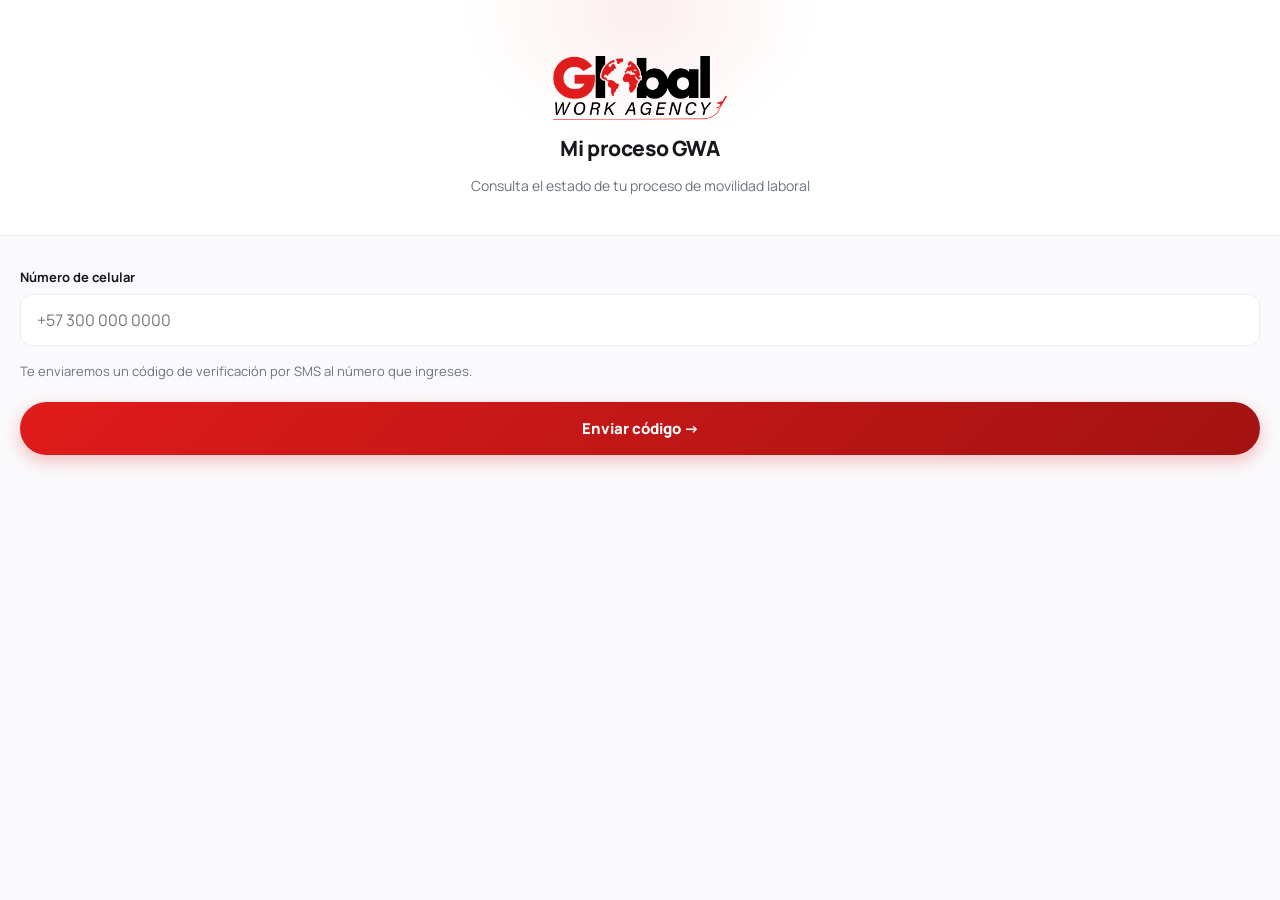
<file: index.html>
<!DOCTYPE html>
<html lang="es">
<head>
  <meta charset="UTF-8">
  <meta name="viewport" content="width=device-width, initial-scale=1.0, maximum-scale=1.0, user-scalable=no">
  <meta name="theme-color" content="#ffffff">
  <meta name="apple-mobile-web-app-capable" content="yes">
  <meta name="apple-mobile-web-app-status-bar-style" content="default">
  <meta name="apple-mobile-web-app-title" content="GWA">
  <link rel="manifest" href="manifest.json">
  <link rel="apple-touch-icon" href="icons/icon-192.png">
  <link rel="preload" as="image" href="logo-color.png">
  <link rel="preconnect" href="https://fonts.googleapis.com">
  <link rel="preconnect" href="https://fonts.gstatic.com" crossorigin>
  <link href="https://fonts.googleapis.com/css2?family=Manrope:wght@400;600;700;800&display=swap"
        rel="stylesheet" media="print" onload="this.media='all'">
  <noscript><link href="https://fonts.googleapis.com/css2?family=Manrope:wght@400;600;700;800&display=swap" rel="stylesheet"></noscript>
  <title>Global Work Agency</title>
  <style>
    *, *::before, *::after { box-sizing: border-box; margin: 0; padding: 0; }
    :root {
      --brand: #E01B1B;
      --brand-dark: #C01616;
      --brand-deep: #8F1010;
      --brand-soft: #FDE9E9;
      --brand-grad: linear-gradient(135deg, #E01B1B 0%, #A31212 100%);
      --black: #17181C;
      --green: #16a34a;
      --green-bg: #dcfce7;
      --amber: #d97706;
      --amber-bg: #fef3c7;
      --border: #ECEDF1;
      --gray: #F4F5F7;
      --muted: #6b7280;
      --text: #17181C;
      --r: 18px;
      --ease: cubic-bezier(.22,1,.36,1);
      --safe-top: env(safe-area-inset-top, 0px);
      --safe-bot: env(safe-area-inset-bottom, 0px);
    }
    html, body {
      height: 100%; font-family: "Manrope", -apple-system, "Segoe UI", sans-serif;
      background: #FAFAFC; color: var(--text); overflow-x: hidden;
    }

    /* ── PANTALLAS ── */
    .screen {
      display: none; min-height: 100dvh;
      flex-direction: column; background: #FAFAFC;
    }
    .screen.active { display: flex; animation: screenIn .3s var(--ease); }
    @keyframes screenIn { from { opacity: 0; transform: translateX(16px); } }

    /* ── HEADER ── */
    .app-header {
      background: #fff; color: var(--text);
      padding: calc(var(--safe-top) + 16px) 20px 16px;
      display: flex; align-items: center; gap: 14px; flex-shrink: 0;
      border-bottom: 1px solid var(--border);
    }
    .header-logo { height: 24px; width: auto; object-fit: contain; margin-left: auto; }
    .back-btn {
      width: 38px; height: 38px; background: var(--gray);
      border: none; border-radius: 50%; color: var(--text); font-size: 20px;
      cursor: pointer; display: flex; align-items: center; justify-content: center;
      flex-shrink: 0; transition: background .2s;
    }
    .back-btn:hover { background: var(--border); }
    .header-info h1 { font-size: 17px; font-weight: 800; letter-spacing: -.01em; }
    .header-info p  { font-size: 12px; color: var(--muted); margin-top: 2px; }

    /* ── SCROLL ── */
    .scroll { flex: 1; overflow-y: auto; -webkit-overflow-scrolling: touch;
      padding: 20px 20px calc(var(--safe-bot) + 100px); }

    /* ── LOGO HERO ── */
    .hero {
      background: #fff;
      padding: calc(var(--safe-top) + 56px) 24px 40px;
      display: flex; flex-direction: column; align-items: center; gap: 14px;
      border-bottom: 1px solid var(--border);
      position: relative; overflow: hidden;
    }
    .hero::before {
      content: ""; position: absolute; top: -130px; left: 50%;
      transform: translateX(-50%); width: 360px; height: 280px;
      background: radial-gradient(closest-side, rgba(224,27,27,.07), transparent);
      pointer-events: none;
    }
    .hero img { height: 64px; width: auto; object-fit: contain; position: relative; }
    .hero h2  { color: var(--text); font-size: 21px; font-weight: 800; text-align: center; letter-spacing: -.02em; }
    .hero p   { color: var(--muted); font-size: 14px; text-align: center; }

    /* ── CARDS ── */
    .card {
      background: #fff; border-radius: var(--r);
      border: 1px solid var(--border); padding: 20px; margin-bottom: 14px;
      box-shadow: 0 1px 2px rgba(16,24,40,.04);
      animation: cardIn .55s var(--ease) both;
    }
    @keyframes cardIn { from { opacity: 0; transform: translateY(14px); } }
    .scroll > .card:nth-child(2) { animation-delay: .06s; }
    .scroll > .card:nth-child(3) { animation-delay: .12s; }
    .scroll > .card:nth-child(4) { animation-delay: .18s; }
    .scroll > .card:nth-child(5) { animation-delay: .24s; }
    .card-title {
      font-size: 11px; font-weight: 800; color: var(--muted);
      text-transform: uppercase; letter-spacing: .6px; margin-bottom: 14px;
    }

    /* ── INPUTS ── */
    .campo { margin-bottom: 16px; }
    .campo label { display: block; font-size: 13px; font-weight: 700; color: var(--text); margin-bottom: 8px; }
    .campo input, .campo select, .campo textarea {
      width: 100%; padding: 14px 16px;
      border: 1.5px solid var(--border); border-radius: 12px;
      font-size: 16px; font-family: inherit; color: var(--text);
      background: #fff; outline: none; -webkit-appearance: none;
      transition: border-color .2s, box-shadow .2s;
    }
    .campo input:focus, .campo select:focus, .campo textarea:focus {
      border-color: var(--brand); box-shadow: 0 0 0 3px rgba(224,27,27,.09);
    }
    .campo textarea { min-height: 80px; resize: vertical; line-height: 1.5; }
    .campo select {
      background-image: url("data:image/svg+xml,%3Csvg xmlns='http://www.w3.org/2000/svg' width='12' height='8'%3E%3Cpath d='M1 1l5 5 5-5' stroke='%23888' stroke-width='1.5' fill='none' stroke-linecap='round'/%3E%3C/svg%3E");
      background-repeat: no-repeat; background-position: right 14px center; padding-right: 38px;
    }
    .campo input.locked {
      background: #f3f4f6; color: #6b7280; pointer-events: none; border-style: dashed;
    }
    .form-grid { display: grid; grid-template-columns: 1fr 1fr; gap: 0 12px; }

    /* ── BOTONES ── */
    .btn {
      width: 100%; padding: 16px; border-radius: 50px; border: none;
      font-size: 15px; font-weight: 800; cursor: pointer;
      transition: opacity .2s, transform .1s, filter .2s, box-shadow .2s; font-family: inherit;
    }
    .btn:active { transform: scale(.97); opacity: .9; }
    .btn-primary {
      background: var(--brand-grad); color: #fff;
      box-shadow: 0 6px 18px rgba(224,27,27,.28);
    }
    .btn-primary:hover { filter: brightness(.95); }
    .btn-secondary { background: var(--gray); color: var(--text); }
    .btn-secondary:hover { background: var(--border); }
    .btn-green    { background: var(--green); color: #fff; }
    .btn:disabled { opacity: .4; pointer-events: none; }
    .btn:focus-visible, .back-btn:focus-visible, .float-btn:focus-visible {
      outline: 2px solid var(--brand); outline-offset: 2px;
    }

    /* ── BOTTOM BAR ── */
    .bottom-bar {
      position: fixed; bottom: 0; left: 0; right: 0;
      background: #fff; border-top: 1px solid var(--border);
      padding: 12px 20px calc(var(--safe-bot) + 12px);
      display: flex; gap: 10px; z-index: 200;
    }
    .btn-sm { flex: 0 0 90px; padding: 14px 12px; font-size: 14px; }

    /* ── OTP INPUT ── */
    .otp-grid { display: flex; gap: 10px; justify-content: center; margin: 24px 0; }
    .otp-digit {
      width: 48px; height: 58px; border: 2px solid var(--border);
      border-radius: 12px; font-size: 24px; font-weight: 800;
      text-align: center; font-family: inherit; color: var(--text);
      background: #fff; outline: none; transition: border-color .2s, box-shadow .2s;
    }
    .otp-digit:focus { border-color: var(--brand); box-shadow: 0 0 0 3px rgba(224,27,27,.09); }

    /* ── BARRA DE PROGRESO ── */
    .progress-track {
      height: 10px; background: var(--gray); border-radius: 99px; overflow: hidden;
    }
    .progress-fill {
      height: 100%; border-radius: 99px;
      transition: width .9s var(--ease); background: var(--brand);
    }
    .progress-fill.green { background: var(--green); }

    /* ── ETAPAS DEL PROCESO ── */
    .etapas { display: flex; align-items: center; margin: 16px 0 8px; }
    .etapa-dot {
      width: 28px; height: 28px; border-radius: 50%;
      border: 2.5px solid var(--border); background: #fff;
      display: flex; align-items: center; justify-content: center;
      font-size: 11px; font-weight: 800; color: var(--muted);
      flex-shrink: 0; transition: all .3s;
    }
    .etapa-dot.done { background: var(--brand-grad); border-color: var(--brand); color: #fff; }
    .etapa-dot.active { border-color: var(--brand); color: var(--brand); box-shadow: 0 0 0 3px rgba(224,27,27,.12); }
    .etapa-linea { flex: 1; height: 2.5px; background: var(--border); transition: background .3s; }
    .etapa-linea.done { background: var(--brand); }
    .etapas-labels { display: flex; justify-content: space-between; }
    .etapa-label { font-size: 10px; color: var(--muted); font-weight: 700; text-align: center; flex: 1; }
    .etapa-label.active { color: var(--brand); }

    /* ── DOCUMENTOS ── */
    .doc-item {
      display: flex; align-items: center; gap: 12px;
      padding: 14px; border-radius: 12px;
      border: 1.5px solid var(--border); margin-bottom: 10px;
      background: #fff; transition: border-color .2s;
    }
    .doc-item.ok    { border-color: var(--green); background: #f0fdf4; }
    .doc-item.missing { border-color: var(--amber); background: #fffbeb; }
    .doc-icon {
      width: 40px; height: 40px; border-radius: 10px;
      display: flex; align-items: center; justify-content: center;
      flex-shrink: 0; background: var(--gray); color: var(--muted);
    }
    .doc-icon svg { width: 20px; height: 20px; }
    .doc-item.ok    .doc-icon { background: var(--green-bg); color: var(--green); }
    .doc-item.missing .doc-icon { background: var(--amber-bg); color: var(--amber); }
    .doc-info label { font-size: 13px; font-weight: 700; display: block; margin-bottom: 3px; }
    .doc-status { font-size: 12px; color: var(--muted); }
    .doc-status.ok      { color: var(--green); font-weight: 700; }
    .doc-status.missing { color: var(--amber); font-weight: 700; }
    .doc-upload-btn {
      margin-left: auto; font-size: 12px; font-weight: 800;
      padding: 8px 14px; border-radius: 20px; border: none;
      background: var(--brand-grad); color: #fff; cursor: pointer; flex-shrink: 0;
      box-shadow: 0 3px 10px rgba(224,27,27,.25);
    }
    .file-hidden { display: none; }

    /* ── HISTORIAL DE PAGOS ── */
    .pago-row {
      padding: 12px 0; border-bottom: 1px solid var(--border);
      display: flex; align-items: center; gap: 12px;
    }
    .pago-row-icon {
      width: 38px; height: 38px; border-radius: 10px; flex-shrink: 0;
      background: var(--brand-soft); color: var(--brand);
      display: flex; align-items: center; justify-content: center;
    }
    .pago-row-icon svg { width: 18px; height: 18px; }
    .pago-dl {
      margin-left: auto; display: inline-flex; align-items: center; gap: 5px;
      font-size: 12px; font-weight: 800; color: var(--brand);
      text-decoration: none; white-space: nowrap; cursor: pointer;
    }
    .pago-dl svg { width: 14px; height: 14px; }

    /* ── NOTIFICACIONES ── */
    .notif-item {
      padding: 14px; border-radius: 12px;
      border: 1px solid var(--border); margin-bottom: 10px;
      background: #fff;
    }
    .notif-item.nueva { border-left: 3px solid var(--brand); background: #FFFBFB; }
    .notif-meta { font-size: 11px; color: var(--muted); margin-bottom: 6px; }
    .notif-texto { font-size: 14px; line-height: 1.5; }

    /* ── FLOAT BUTTONS ── */
    .float-btns {
      position: fixed; right: 20px; bottom: 100px;
      display: flex; flex-direction: column; gap: 12px; z-index: 300;
    }
    .float-btn {
      width: 52px; height: 52px; border-radius: 50%; border: none;
      display: flex; align-items: center; justify-content: center;
      cursor: pointer; box-shadow: 0 4px 16px rgba(0,0,0,.2);
      text-decoration: none; color: #fff; transition: transform .2s var(--ease);
    }
    .float-btn:hover { transform: translateY(-2px); }
    .float-btn.wa    { background: #25D366; }
    .float-btn.ayuda { background: var(--black); }

    /* ── STEPS ── */
    .steps-wrap { background: #fff; padding: 0 20px 16px; flex-shrink: 0; border-bottom: 1px solid var(--border); }
    .steps-row  { display: flex; align-items: center; }
    .step-dot {
      width: 26px; height: 26px; border-radius: 50%;
      border: 2px solid var(--border); background: #fff;
      color: var(--muted); font-size: 11px; font-weight: 800;
      display: flex; align-items: center; justify-content: center; flex-shrink: 0;
      transition: all .3s;
    }
    .step-dot.done   { background: var(--brand-grad); border-color: var(--brand); color: #fff; }
    .step-dot.active { border-color: var(--brand); color: var(--brand); box-shadow: 0 0 0 3px rgba(224,27,27,.12); }
    .step-line { flex: 1; height: 2px; background: var(--border); transition: background .3s; }
    .step-line.done { background: var(--brand); }
    .step-label { color: var(--muted); font-size: 11px; margin-top: 8px; }
    .step-label span { color: var(--brand); font-weight: 800; }

    /* ── ARCHIVOS FORMULARIO ── */
    .file-item {
      display: flex; align-items: center; gap: 12px;
      padding: 14px; background: #fff;
      border: 1.5px solid var(--border); border-radius: 12px;
      margin-bottom: 10px; cursor: pointer; transition: border-color .2s;
    }
    .file-item:hover { border-color: #d3d5db; }
    .file-item.ok { border-color: var(--green); }
    .file-icon-wrap {
      width: 40px; height: 40px; background: var(--gray); color: var(--muted);
      border-radius: 10px; display: flex; align-items: center;
      justify-content: center; flex-shrink: 0;
    }
    .file-icon-wrap svg { width: 20px; height: 20px; }
    .file-item.ok .file-icon-wrap { background: var(--green-bg); color: var(--green); }
    .file-item-info label { font-size: 13px; font-weight: 700; display: block; margin-bottom: 3px; cursor: pointer; }
    .file-st { font-size: 12px; color: var(--muted); }
    .file-st.ok { color: var(--green); font-weight: 700; }

    /* ── PRECIO ROW ── */
    .precio-row { display: flex; gap: 10px; }
    .precio-row select { width: 110px; flex-shrink: 0; }
    .precio-row input  { flex: 1; }

    /* ── AVATAR ── */
    .avatar {
      width: 42px; height: 42px; border-radius: 50%; background: var(--brand-grad);
      color: #fff; font-size: 17px; font-weight: 800;
      display: flex; align-items: center; justify-content: center; flex-shrink: 0;
      box-shadow: 0 3px 10px rgba(224,27,27,.25);
    }

    /* ── TARJETA ASESOR ── */
    .asesor-card { display: flex; align-items: center; gap: 14px; }
    .asesor-avatar {
      width: 48px; height: 48px; border-radius: 50%; flex-shrink: 0;
      background: var(--brand-grad); color: #fff; font-size: 19px; font-weight: 800;
      display: flex; align-items: center; justify-content: center;
      box-shadow: 0 4px 12px rgba(224,27,27,.25);
    }
    .asesor-label {
      font-size: 11px; font-weight: 800; color: var(--muted);
      text-transform: uppercase; letter-spacing: .6px;
    }
    .asesor-nombre { font-size: 17px; font-weight: 800; letter-spacing: -.01em; margin-top: 2px; }

    /* ── PAGO INFO ── */
    .pago-nums { display: flex; gap: 0; margin: 14px 0 10px; }
    .pago-num { flex: 1; text-align: center; }
    .pago-num .valor { font-size: 18px; font-weight: 800; color: var(--black); font-variant-numeric: tabular-nums; letter-spacing: -.02em; }
    .pago-num .lbl   { font-size: 11px; color: var(--muted); margin-top: 2px; font-weight: 600; }
    .pago-num + .pago-num { border-left: 1px solid var(--border); }

    /* ── SIN PROCESO ── */
    .empty-state {
      flex: 1; display: flex; flex-direction: column;
      align-items: center; justify-content: center;
      padding: 40px 30px; text-align: center; gap: 16px;
    }
    .empty-icon {
      width: 88px; height: 88px; border-radius: 50%;
      background: var(--brand-soft); color: var(--brand);
      display: flex; align-items: center; justify-content: center;
    }
    .empty-icon svg { width: 44px; height: 44px; }
    .empty-state h2 { font-size: 22px; font-weight: 800; letter-spacing: -.02em; }
    .empty-state p  { font-size: 14px; color: var(--muted); line-height: 1.6; max-width: 280px; }

    /* ── SKELETON ── */
    .sk {
      border-radius: 8px;
      background: linear-gradient(100deg, #ECEDF1 40%, #F7F8FA 50%, #ECEDF1 60%);
      background-size: 200% 100%;
      animation: shimmer 1.3s linear infinite;
    }
    @keyframes shimmer { to { background-position: -200% 0; } }

    /* ── TOAST ── */
    #toast {
      position: fixed; bottom: 110px; left: 50%;
      transform: translateX(-50%) translateY(16px);
      background: var(--black); color: #fff;
      padding: 11px 22px; border-radius: 50px;
      font-size: 14px; font-weight: 700;
      opacity: 0; pointer-events: none;
      transition: all .3s; white-space: nowrap; z-index: 9999;
    }
    #toast.show { opacity: 1; transform: translateX(-50%) translateY(0); }

    /* ── LOADER ── */
    #loader {
      display: none; position: fixed; inset: 0;
      background: rgba(255,255,255,.95); z-index: 9998;
      flex-direction: column; align-items: center; justify-content: center; gap: 14px;
    }
    #loader.show { display: flex; }
    .spinner {
      width: 46px; height: 46px;
      border: 4px solid var(--border); border-top-color: var(--brand);
      border-radius: 50%; animation: spin .8s linear infinite;
    }
    @keyframes spin { to { transform: rotate(360deg); } }
    #loader p { font-size: 15px; font-weight: 700; color: var(--text); }

    /* ── PAGO / ESPERA ── */
    .success-wrap {
      flex: 1; display: flex; flex-direction: column;
      align-items: center; justify-content: center; padding: 40px 30px; text-align: center;
    }
    .success-icon-big {
      width: 80px; height: 80px; background: var(--green); border-radius: 50%;
      color: #fff;
      display: flex; align-items: center; justify-content: center; margin-bottom: 24px;
      animation: popIn .45s var(--ease) forwards;
    }
    .success-icon-big svg { width: 36px; height: 36px; }
    @keyframes popIn { from{transform:scale(.4);opacity:0} to{transform:scale(1);opacity:1} }
    .pay-wait-icon {
      width: 84px; height: 84px; border-radius: 50%;
      background: var(--brand-soft); color: var(--brand);
      display: flex; align-items: center; justify-content: center; margin-bottom: 22px;
      animation: pulseSoft 1.6s var(--ease) infinite;
    }
    .pay-wait-icon svg { width: 38px; height: 38px; }
    @keyframes pulseSoft { 0%,100% { transform: scale(1); } 50% { transform: scale(1.07); } }

    /* ── REDUCED MOTION ── */
    @media (prefers-reduced-motion: reduce) {
      *, *::before, *::after {
        animation-duration: .001s !important;
        animation-iteration-count: 1 !important;
        transition-duration: .001s !important;
      }
    }

    /* ── RESPONSIVE ── */
    @media (max-width: 480px) {
      .form-grid { grid-template-columns: 1fr; }
      .otp-digit { width: 44px; height: 54px; font-size: 22px; }
    }
  </style>
</head>
<body>

<!-- ══════════════════════════════════════════
     PANTALLA 1 — LOGIN
══════════════════════════════════════════ -->
<div class="screen active" id="screenLogin">
  <div class="hero">
    <img src="logo-color.png" alt="Global Work Agency" width="173" height="64">
    <h2>Mi proceso GWA</h2>
    <p>Consulta el estado de tu proceso de movilidad laboral</p>
  </div>
  <div class="scroll" style="padding-top:32px;">
    <div class="campo">
      <label for="inputTelefono">Número de celular</label>
      <input type="tel" id="inputTelefono" placeholder="+57 300 000 0000"
             autocomplete="tel" inputmode="tel">
    </div>
    <p style="font-size:13px;color:var(--muted);margin-bottom:20px;line-height:1.5;">
      Te enviaremos un código de verificación por SMS al número que ingreses.
    </p>
    <button class="btn btn-primary" onclick="enviarOTP()">Enviar código →</button>
  </div>
</div>

<!-- ══════════════════════════════════════════
     PANTALLA 2 — OTP
══════════════════════════════════════════ -->
<div class="screen" id="screenOtp">
  <div class="hero">
    <img src="logo-color.png" alt="Global Work Agency" width="173" height="64">
    <h2>Código de verificación</h2>
    <p id="otpSubtitulo">Ingresa el código que enviamos a tu celular</p>
  </div>
  <div class="scroll" style="padding-top:32px; text-align:center;">
    <div class="otp-grid" id="otpGrid">
      <input class="otp-digit" maxlength="1" inputmode="numeric" pattern="[0-9]" aria-label="Dígito 1">
      <input class="otp-digit" maxlength="1" inputmode="numeric" pattern="[0-9]" aria-label="Dígito 2">
      <input class="otp-digit" maxlength="1" inputmode="numeric" pattern="[0-9]" aria-label="Dígito 3">
      <input class="otp-digit" maxlength="1" inputmode="numeric" pattern="[0-9]" aria-label="Dígito 4">
      <input class="otp-digit" maxlength="1" inputmode="numeric" pattern="[0-9]" aria-label="Dígito 5">
      <input class="otp-digit" maxlength="1" inputmode="numeric" pattern="[0-9]" aria-label="Dígito 6">
    </div>
    <button class="btn btn-primary" onclick="verificarOTP()" style="margin-bottom:16px;">Verificar →</button>
    <button class="btn btn-secondary" onclick="reenviarOTP()" id="btnReenviar">Reenviar código</button>
    <p style="margin-top:16px;font-size:13px;color:var(--muted);">
      <span style="cursor:pointer;text-decoration:underline;" onclick="irA('screenLogin')">← Cambiar número</span>
    </p>
  </div>
</div>

<!-- ══════════════════════════════════════════
     PANTALLA — SKELETON (cargando dashboard)
══════════════════════════════════════════ -->
<div class="screen" id="screenSkeleton" aria-hidden="true">
  <header class="app-header">
    <div class="sk" style="width:42px;height:42px;border-radius:50%;"></div>
    <div style="flex:1;">
      <div class="sk" style="width:150px;height:14px;margin-bottom:8px;"></div>
      <div class="sk" style="width:96px;height:10px;"></div>
    </div>
  </header>
  <div class="scroll">
    <div class="card">
      <div class="sk" style="width:130px;height:10px;margin-bottom:18px;"></div>
      <div class="sk" style="width:100%;height:28px;margin-bottom:12px;"></div>
      <div class="sk" style="width:55%;height:10px;"></div>
    </div>
    <div class="card">
      <div class="sk" style="width:110px;height:10px;margin-bottom:18px;"></div>
      <div style="display:flex;gap:12px;margin-bottom:14px;">
        <div class="sk" style="flex:1;height:34px;"></div>
        <div class="sk" style="flex:1;height:34px;"></div>
        <div class="sk" style="flex:1;height:34px;"></div>
      </div>
      <div class="sk" style="width:100%;height:10px;border-radius:99px;"></div>
    </div>
    <div class="card">
      <div class="sk" style="width:120px;height:10px;margin-bottom:18px;"></div>
      <div class="sk" style="width:100%;height:52px;margin-bottom:10px;border-radius:12px;"></div>
      <div class="sk" style="width:100%;height:52px;margin-bottom:10px;border-radius:12px;"></div>
      <div class="sk" style="width:100%;height:52px;border-radius:12px;"></div>
    </div>
  </div>
</div>

<!-- ══════════════════════════════════════════
     PANTALLA 3 — DASHBOARD (con proceso)
══════════════════════════════════════════ -->
<div class="screen" id="screenDashboard">
  <header class="app-header">
    <div class="avatar" id="dashAvatar">?</div>
    <div class="header-info">
      <h1 id="dashNombre">Mi proceso</h1>
      <p id="dashAsesor">Global Work Agency</p>
    </div>
    <img src="logo-color.png" alt="" class="header-logo">
    <button class="back-btn" onclick="cerrarSesion()" title="Cerrar sesión" aria-label="Cerrar sesión">
      <svg viewBox="0 0 24 24" width="17" height="17" fill="none" stroke="currentColor" stroke-width="2" stroke-linecap="round" stroke-linejoin="round"><path d="M9 21H5a2 2 0 0 1-2-2V5a2 2 0 0 1 2-2h4"/><polyline points="16 17 21 12 16 7"/><line x1="21" y1="12" x2="9" y2="12"/></svg>
    </button>
  </header>

  <div class="scroll">

    <!-- TU ASESOR -->
    <div class="card asesor-card">
      <div class="asesor-avatar" id="asesorInicial">?</div>
      <div>
        <div class="asesor-label">Tu asesor</div>
        <div class="asesor-nombre" id="asesorNombre">Asesor por asignar</div>
      </div>
    </div>

    <!-- PROGRESO DEL PROCESO -->
    <div class="card">
      <div class="card-title">Estado de tu proceso</div>
      <div class="etapas" id="etapasWrap">
        <!-- generado por JS -->
      </div>
      <div class="etapas-labels" id="etapasLabels">
        <span class="etapa-label">Perfilado</span>
        <span class="etapa-label">Documentos</span>
        <span class="etapa-label">En proceso</span>
        <span class="etapa-label">Finalizado</span>
      </div>
      <p id="etapaTexto" style="font-size:13px;color:var(--muted);margin-top:10px;"></p>
    </div>

    <!-- PROGRESO DE PAGO -->
    <div class="card">
      <div class="card-title">Estado de pagos</div>
      <div class="pago-nums" id="pagoNums">
        <div class="pago-num"><div class="valor" id="pagadoVal">$0</div><div class="lbl">Pagado</div></div>
        <div class="pago-num"><div class="valor" id="restanteVal">$0</div><div class="lbl">Restante</div></div>
        <div class="pago-num"><div class="valor" id="totalVal">$0</div><div class="lbl">Total</div></div>
      </div>
      <div class="progress-track" style="margin-bottom:6px;">
        <div class="progress-fill green" id="pagoBar" style="width:0%"></div>
      </div>
      <p style="font-size:12px;color:var(--muted);text-align:right;" id="pagoPct">0% pagado</p>
    </div>

    <!-- DOCUMENTOS -->
    <div class="card">
      <div class="card-title">Mis documentos</div>
      <div id="docsWrap">
        <!-- generado por JS -->
      </div>
    </div>

    <!-- HISTORIAL DE PAGOS -->
    <div class="card" id="cardAbonos" style="display:none;">
      <div class="card-title">Historial de pagos</div>
      <div id="abonosWrap"></div>
      <button class="btn btn-primary" style="margin-top:14px;" onclick="irA('screenAbono')">+ Registrar abono</button>
    </div>

    <!-- NOTIFICACIONES -->
    <div class="card">
      <div class="card-title">Notificaciones <span id="badgeNotif" style="background:var(--brand);color:#fff;border-radius:99px;padding:1px 8px;font-size:11px;display:none;"></span></div>
      <div id="notifsWrap">
        <p style="color:var(--muted);font-size:13px;">Sin notificaciones por ahora.</p>
      </div>
    </div>

  </div>

  <!-- BOTONES FLOTANTES -->
  <div class="float-btns">
    <a class="float-btn wa" id="btnWA" href="https://wa.me/17867788242" target="_blank" title="WhatsApp asesor" aria-label="Hablar por WhatsApp">
      <svg viewBox="0 0 24 24" width="26" height="26" fill="currentColor" aria-hidden="true"><path d="M17.472 14.382c-.297-.149-1.758-.867-2.03-.967-.273-.099-.471-.148-.67.15-.197.297-.767.966-.94 1.164-.173.199-.347.223-.644.075-.297-.15-1.255-.463-2.39-1.475-.883-.788-1.48-1.761-1.653-2.059-.173-.297-.018-.458.13-.606.134-.133.298-.347.446-.52.149-.174.198-.298.298-.497.099-.198.05-.371-.025-.52-.075-.149-.669-1.612-.916-2.207-.242-.579-.487-.5-.669-.51-.173-.008-.371-.01-.57-.01-.198 0-.52.074-.792.372-.272.297-1.04 1.016-1.04 2.479 0 1.462 1.065 2.875 1.213 3.074.149.198 2.096 3.2 5.077 4.487.709.306 1.262.489 1.694.625.712.227 1.36.195 1.871.118.571-.085 1.758-.719 2.006-1.413.248-.694.248-1.289.173-1.413-.074-.124-.272-.198-.57-.347m-5.421 7.403h-.004a9.87 9.87 0 01-5.031-1.378l-.361-.214-3.741.982.998-3.648-.235-.374a9.86 9.86 0 01-1.51-5.26c.001-5.45 4.436-9.884 9.888-9.884 2.64 0 5.122 1.03 6.988 2.898a9.825 9.825 0 012.893 6.994c-.003 5.45-4.437 9.884-9.885 9.884m8.413-18.297A11.815 11.815 0 0012.05 0C5.495 0 .16 5.335.157 11.892c0 2.096.547 4.142 1.588 5.945L.057 24l6.305-1.654a11.882 11.882 0 005.683 1.448h.005c6.554 0 11.89-5.335 11.893-11.893a11.821 11.821 0 00-3.48-8.413z"/></svg>
    </a>
    <button class="float-btn ayuda" onclick="toast('¿Necesitas ayuda? Escribe a tu asesor por WhatsApp.')" aria-label="Ayuda">
      <svg viewBox="0 0 24 24" width="22" height="22" fill="none" stroke="currentColor" stroke-width="2" stroke-linecap="round" stroke-linejoin="round" aria-hidden="true"><circle cx="12" cy="12" r="10"/><path d="M9.09 9a3 3 0 0 1 5.83 1c0 2-3 3-3 3"/><line x1="12" y1="17" x2="12.01" y2="17"/></svg>
    </button>
  </div>
</div>

<!-- ══════════════════════════════════════════
     PANTALLA 4 — SIN PROCESO
══════════════════════════════════════════ -->
<div class="screen" id="screenSinProceso">
  <header class="app-header">
    <div class="avatar" id="spAvatar">?</div>
    <div class="header-info">
      <h1 id="spNombre">Mi proceso</h1>
      <p>Global Work Agency</p>
    </div>
    <img src="logo-color.png" alt="" class="header-logo">
    <button class="back-btn" onclick="cerrarSesion()" title="Cerrar sesión" aria-label="Cerrar sesión">
      <svg viewBox="0 0 24 24" width="17" height="17" fill="none" stroke="currentColor" stroke-width="2" stroke-linecap="round" stroke-linejoin="round"><path d="M9 21H5a2 2 0 0 1-2-2V5a2 2 0 0 1 2-2h4"/><polyline points="16 17 21 12 16 7"/><line x1="21" y1="12" x2="9" y2="12"/></svg>
    </button>
  </header>

  <div class="empty-state">
    <div class="empty-icon">
      <svg viewBox="0 0 24 24" fill="none" stroke="currentColor" stroke-width="1.8" stroke-linecap="round" stroke-linejoin="round" aria-hidden="true"><circle cx="12" cy="12" r="10"/><line x1="2" y1="12" x2="22" y2="12"/><path d="M12 2a15.3 15.3 0 0 1 4 10 15.3 15.3 0 0 1-4 10 15.3 15.3 0 0 1-4-10 15.3 15.3 0 0 1 4-10z"/></svg>
    </div>
    <h2>¡Bienvenido a GWA!</h2>
    <p>Aún no tienes un proceso activo. Inicia tu perfilamiento y comienza tu camino hacia Europa.</p>
    <button class="btn btn-primary" style="max-width:300px;" onclick="irAPerfilamiento()">
      Iniciar mi proceso →
    </button>
    <a class="float-btn wa" href="https://wa.me/17867788242" target="_blank"
       style="margin-top:10px;width:auto;border-radius:30px;padding:12px 20px;font-size:14px;font-weight:800;gap:8px;display:flex;align-items:center;">
      <svg viewBox="0 0 24 24" width="18" height="18" fill="currentColor" aria-hidden="true"><path d="M17.472 14.382c-.297-.149-1.758-.867-2.03-.967-.273-.099-.471-.148-.67.15-.197.297-.767.966-.94 1.164-.173.199-.347.223-.644.075-.297-.15-1.255-.463-2.39-1.475-.883-.788-1.48-1.761-1.653-2.059-.173-.297-.018-.458.13-.606.134-.133.298-.347.446-.52.149-.174.198-.298.298-.497.099-.198.05-.371-.025-.52-.075-.149-.669-1.612-.916-2.207-.242-.579-.487-.5-.669-.51-.173-.008-.371-.01-.57-.01-.198 0-.52.074-.792.372-.272.297-1.04 1.016-1.04 2.479 0 1.462 1.065 2.875 1.213 3.074.149.198 2.096 3.2 5.077 4.487.709.306 1.262.489 1.694.625.712.227 1.36.195 1.871.118.571-.085 1.758-.719 2.006-1.413.248-.694.248-1.289.173-1.413-.074-.124-.272-.198-.57-.347m-5.421 7.403h-.004a9.87 9.87 0 01-5.031-1.378l-.361-.214-3.741.982.998-3.648-.235-.374a9.86 9.86 0 01-1.51-5.26c.001-5.45 4.436-9.884 9.888-9.884 2.64 0 5.122 1.03 6.988 2.898a9.825 9.825 0 012.893 6.994c-.003 5.45-4.437 9.884-9.885 9.884m8.413-18.297A11.815 11.815 0 0012.05 0C5.495 0 .16 5.335.157 11.892c0 2.096.547 4.142 1.588 5.945L.057 24l6.305-1.654a11.882 11.882 0 005.683 1.448h.005c6.554 0 11.89-5.335 11.893-11.893a11.821 11.821 0 00-3.48-8.413z"/></svg>
      Hablar con un asesor
    </a>
  </div>
</div>

<!-- ══════════════════════════════════════════
     PANTALLA 5 — PERFILAMIENTO (5 pasos)
══════════════════════════════════════════ -->
<div class="screen" id="screenPerfilamiento">

  <header class="app-header" style="border-bottom:none;">
    <button class="back-btn" onclick="irA('screenSinProceso')" aria-label="Volver">
      <svg viewBox="0 0 24 24" width="18" height="18" fill="none" stroke="currentColor" stroke-width="2.5" stroke-linecap="round" stroke-linejoin="round"><polyline points="15 18 9 12 15 6"/></svg>
    </button>
    <div class="header-info">
      <h1>Perfilamiento</h1>
      <p>Completa los 5 pasos</p>
    </div>
  </header>

  <div class="steps-wrap">
    <div class="steps-row" id="stepsRow"></div>
    <div class="step-label" id="stepLabel"></div>
  </div>

  <div class="scroll" id="perfScroll">

    <!-- PASO 1 -->
    <div class="perf-step active" data-step="0">
      <div class="form-grid">
        <div class="campo">
          <label>Fecha de carga</label>
          <input type="date" name="fechaCarga" class="locked" readonly tabindex="-1">
        </div>
        <div class="campo">
          <label>Mes de carga</label>
          <input type="text" name="mesCarga" class="locked" readonly tabindex="-1">
        </div>
      </div>
      <div class="campo">
        <label>País destino <span style="color:var(--brand)">*</span></label>
        <select name="pais" id="paisPerfil" required>
          <option value="">Seleccionar</option>
          <option>Croacia</option><option>Polonia</option><option>Hungría</option>
          <option>Eslovaquia</option><option>R. checa</option><option>Canada</option>
          <option>Suiza</option><option>España</option><option>Bélgica</option>
          <option>Estados Unidos</option><option>Alemania</option><option>Francia</option>
        </select>
      </div>
      <div class="campo" id="campoProceso" style="display:none;">
        <label>Tipo de proceso</label>
        <select name="tipoProceso">
          <option value="">Seleccionar</option>
          <option value="1_mes">Proceso a 1 mes</option>
          <option value="3_meses">Proceso a 3 meses</option>
        </select>
      </div>
    </div>

    <!-- PASO 2 -->
    <div class="perf-step" data-step="1">
      <div class="campo"><label>Nombre completo <span style="color:var(--brand)">*</span></label>
        <input type="text" name="name" placeholder="Tu nombre y apellidos" required></div>
      <div class="campo"><label>Ciudad de residencia <span style="color:var(--brand)">*</span></label>
        <input type="text" name="ciudadResidencia" placeholder="Ciudad" required></div>
      <div class="form-grid">
        <div class="campo"><label>Fecha de nacimiento <span style="color:var(--brand)">*</span></label>
          <input type="date" name="fechaNacimiento" required></div>
        <div class="campo"><label>Edad <span style="color:var(--brand)">*</span></label>
          <input type="number" name="edad" min="18" max="80" placeholder="18" required></div>
      </div>
      <div class="form-grid">
        <div class="campo"><label>Sexo <span style="color:var(--brand)">*</span></label>
          <select name="sexo" required>
            <option value="">Selecciona</option>
            <option>Masculino</option><option>Femenino</option><option>Otro</option>
          </select></div>
        <div class="campo"><label>Nacionalidad <span style="color:var(--brand)">*</span></label>
          <select name="nacionalidad" required>
            <option value="">Selecciona</option>
            <option>Colombiana</option><option>Venezolana</option><option>Ecuatoriana</option>
            <option>Peruana</option><option>Boliviana</option><option>Chilena</option>
            <option>Argentina</option><option>Mexicana</option><option>Guatemalteca</option>
            <option>Hondureña</option><option>Salvadoreña</option><option>Nicaragüense</option>
            <option>Costarricense</option><option>Panameña</option><option>Cubana</option>
            <option>Dominicana</option><option>Puertorriqueña</option><option>Paraguaya</option>
            <option>Uruguaya</option><option>Brasileña</option><option>Haitiana</option>
          </select></div>
      </div>
      <div class="form-grid">
        <div class="campo"><label>Tipo de documento <span style="color:var(--brand)">*</span></label>
          <select name="tipoDocumento" required>
            <option value="">Tipo</option>
            <option>Cédula de ciudadanía</option><option>Tarjeta de identidad</option>
            <option>Cédula de extranjería</option><option>Pasaporte</option>
          </select></div>
        <div class="campo"><label>Número <span style="color:var(--brand)">*</span></label>
          <input type="text" name="documento" placeholder="Número" required></div>
      </div>
      <div class="campo"><label>Celular <span style="color:var(--brand)">*</span></label>
        <input type="tel" name="telefono" id="perfTelefono" placeholder="+57 300 000 0000" required></div>
      <div class="campo"><label>Correo electrónico</label>
        <input type="email" name="email" placeholder="correo@ejemplo.com"></div>
      <div class="campo"><label>Dirección <span style="color:var(--brand)">*</span></label>
        <input type="text" name="direccion" placeholder="Dirección completa" required></div>
      <div class="campo"><label>Profesión <span style="color:var(--brand)">*</span></label>
        <input type="text" name="profesion" placeholder="Profesión u oficio" required></div>
    </div>

    <!-- PASO 3 -->
    <div class="perf-step" data-step="2">
      <p style="font-size:13px;color:var(--muted);margin-bottom:16px;line-height:1.5;">
        Sube cada documento en formato PDF. Todos son obligatorios para continuar.
      </p>
      <div class="file-item" id="fi-acuerdo" onclick="triggerUpload('acuerdo')">
        <div class="file-icon-wrap"><svg viewBox="0 0 24 24" fill="none" stroke="currentColor" stroke-width="2" stroke-linecap="round" stroke-linejoin="round" aria-hidden="true"><path d="M14 2H6a2 2 0 0 0-2 2v16a2 2 0 0 0 2 2h12a2 2 0 0 0 2-2V8z"/><polyline points="14 2 14 8 20 8"/><line x1="16" y1="13" x2="8" y2="13"/><line x1="16" y1="17" x2="8" y2="17"/></svg></div>
        <div class="file-item-info">
          <label>Acuerdo de voluntades</label>
          <div class="file-st" id="fs-acuerdo">Sin archivo</div>
        </div>
        <input type="file" name="acuerdo" accept="application/pdf" class="file-hidden" id="file-acuerdo" required onchange="onFileChange('acuerdo',this)">
      </div>
      <div class="file-item" id="fi-cv" onclick="triggerUpload('cv')">
        <div class="file-icon-wrap"><svg viewBox="0 0 24 24" fill="none" stroke="currentColor" stroke-width="2" stroke-linecap="round" stroke-linejoin="round" aria-hidden="true"><rect x="8" y="2" width="8" height="4" rx="1"/><path d="M16 4h2a2 2 0 0 1 2 2v14a2 2 0 0 1-2 2H6a2 2 0 0 1-2-2V6a2 2 0 0 1 2-2h2"/><path d="M12 11h4"/><path d="M12 16h4"/><path d="M8 11h.01"/><path d="M8 16h.01"/></svg></div>
        <div class="file-item-info">
          <label>Hoja de vida</label>
          <div class="file-st" id="fs-cv">Sin archivo</div>
        </div>
        <input type="file" name="cv" accept="application/pdf" class="file-hidden" id="file-cv" required onchange="onFileChange('cv',this)">
      </div>
      <div class="file-item" id="fi-doc" onclick="triggerUpload('doc')">
        <div class="file-icon-wrap"><svg viewBox="0 0 24 24" fill="none" stroke="currentColor" stroke-width="2" stroke-linecap="round" stroke-linejoin="round" aria-hidden="true"><rect x="2" y="5" width="20" height="14" rx="2"/><circle cx="8" cy="11" r="2"/><path d="M5 17c.5-1.5 1.5-2.3 3-2.3s2.5.8 3 2.3"/><path d="M14 10h6"/><path d="M14 14h4"/></svg></div>
        <div class="file-item-info">
          <label>Documento de identidad</label>
          <div class="file-st" id="fs-doc">Sin archivo</div>
        </div>
        <input type="file" name="doc" accept="application/pdf" class="file-hidden" id="file-doc" required onchange="onFileChange('doc',this)">
      </div>
      <div class="file-item" id="fi-pasaporte" onclick="triggerUpload('pasaporte')">
        <div class="file-icon-wrap"><svg viewBox="0 0 24 24" fill="none" stroke="currentColor" stroke-width="2" stroke-linecap="round" stroke-linejoin="round" aria-hidden="true"><circle cx="12" cy="12" r="10"/><line x1="2" y1="12" x2="22" y2="12"/><path d="M12 2a15.3 15.3 0 0 1 4 10 15.3 15.3 0 0 1-4 10 15.3 15.3 0 0 1-4-10 15.3 15.3 0 0 1 4-10z"/></svg></div>
        <div class="file-item-info">
          <label>Pasaporte</label>
          <div class="file-st" id="fs-pasaporte">Sin archivo</div>
        </div>
        <input type="file" name="pasaporte" accept="application/pdf" class="file-hidden" id="file-pasaporte" required onchange="onFileChange('pasaporte',this)">
      </div>
    </div>

    <!-- PASO 4 -->
    <div class="perf-step" data-step="3">
      <div class="campo"><label>Número de pasaporte</label>
        <input type="text" name="numeroPasaporte" placeholder="AB123456"></div>
      <div class="campo"><label>¿Pasaporte vigente?</label>
        <select name="vigente">
          <option value="">Seleccionar</option><option>Sí</option><option>No</option>
        </select></div>
      <div class="form-grid">
        <div class="campo"><label>Fecha expedición</label>
          <input type="date" name="fechaExpedicion"></div>
        <div class="campo"><label>Fecha vencimiento</label>
          <input type="date" name="fechaVencimiento"></div>
      </div>
    </div>

    <!-- PASO 5 -->
    <div class="perf-step" data-step="4">
      <div class="card" id="precioPerfilCard" style="margin-bottom:14px;">
        <div class="card-title">Costo del perfilamiento</div>
        <div id="precioPerfilEUR" style="font-size:22px;font-weight:800;">35 EUR</div>
        <div id="precioPerfilEq" style="font-size:13px;color:var(--muted);margin-top:4px;"></div>
      </div>
      <div class="form-grid">
        <div class="campo"><label>¿Viaja con pareja?</label>
          <select name="pareja"><option value="no">No</option><option value="si">Sí</option></select></div>
        <div class="campo"><label>Nombre acompañante</label>
          <input type="text" name="acompanante" placeholder="Nombre"></div>
        <div class="campo"><label>¿Sabe inglés?</label>
          <select name="ingles"><option value="no">No</option><option value="si">Sí</option></select></div>
        <div class="campo"><label>¿Puede conversar?</label>
          <select name="conversacion"><option value="no">No</option><option value="si">Sí</option></select></div>
      </div>
      <div class="card" style="margin-bottom:14px;">
        <div class="card-title">Contacto de emergencia — Madre</div>
        <div class="campo"><label>Nombre completo</label>
          <input type="text" name="nombre_madre" placeholder="Nombre de la madre"></div>
        <div class="campo"><label>Celular</label>
          <input type="tel" name="celular_madre" placeholder="+57 300 000 0000"></div>
      </div>
      <div class="card" style="margin-bottom:14px;">
        <div class="card-title">Contacto de emergencia — Padre</div>
        <div class="campo"><label>Nombre completo</label>
          <input type="text" name="nombre_padre" placeholder="Nombre del padre"></div>
        <div class="campo"><label>Celular</label>
          <input type="tel" name="celular_padre" placeholder="+57 300 000 0000"></div>
      </div>
      <div class="campo"><label>Experiencia laboral</label>
        <textarea name="experiencia" placeholder="Describe tu experiencia relevante..."></textarea></div>
      <div class="campo"><label>Comentarios</label>
        <textarea name="comentarios" placeholder="Algo más que quieras decirnos..."></textarea></div>
    </div>

  </div>

  <div class="bottom-bar">
    <button class="btn btn-secondary btn-sm" id="btnPerfPrev" onclick="perfPrev()" style="display:none;">Atrás</button>
    <button class="btn btn-primary" id="btnPerfNext" onclick="perfNext()">Continuar →</button>
  </div>
</div>

<!-- ══════════════════════════════════════════
     PANTALLA 6 — ABONO
══════════════════════════════════════════ -->
<div class="screen" id="screenAbono">
  <header class="app-header">
    <button class="back-btn" onclick="irA('screenDashboard')" aria-label="Volver">
      <svg viewBox="0 0 24 24" width="18" height="18" fill="none" stroke="currentColor" stroke-width="2.5" stroke-linecap="round" stroke-linejoin="round"><polyline points="15 18 9 12 15 6"/></svg>
    </button>
    <div class="header-info"><h1>Registrar abono</h1><p>Paga tu abono en línea</p></div>
  </header>
  <div class="scroll">
    <div class="campo">
      <label for="abonoValor" id="abonoValorLabel">Valor del abono</label>
      <input type="number" id="abonoValor" placeholder="Ej: 500000" min="0">
    </div>
    <p id="abonoMonedaNota" style="font-size:13px;color:var(--muted);line-height:1.5;margin:0 0 8px;"></p>
    <p style="font-size:13px;color:var(--muted);line-height:1.5;margin-top:4px;">
      Serás redirigido a la pasarela de pago Bold. Al confirmar el pago, tu comprobante y saldo se actualizan automáticamente.
    </p>
  </div>
  <div class="bottom-bar">
    <button class="btn btn-primary" onclick="enviarAbono()">Ir al pago →</button>
  </div>
</div>

<!-- ══════════════════════════════════════════
     PANTALLA 7 — ESPERANDO PAGO
══════════════════════════════════════════ -->
<div class="screen" id="screenEsperandoPago">
  <div class="success-wrap">
    <div class="pay-wait-icon">
      <svg viewBox="0 0 24 24" fill="none" stroke="currentColor" stroke-width="2" stroke-linecap="round" stroke-linejoin="round" aria-hidden="true"><rect x="1" y="4" width="22" height="16" rx="2"/><line x1="1" y1="10" x2="23" y2="10"/></svg>
    </div>
    <h2 style="font-size:22px;font-weight:800;margin-bottom:10px;">Redirigiendo al pago</h2>
    <p style="color:var(--muted);font-size:14px;line-height:1.6;max-width:280px;margin-bottom:28px;">
      Serás redirigido a la pasarela de pago Bold para completar tu proceso.
    </p>
    <div class="spinner"></div>
  </div>
</div>

<!-- ══════════════════════════════════════════
     TOAST / LOADER
══════════════════════════════════════════ -->
<div id="toast" role="status"></div>
<div id="loader"><div class="spinner"></div><p id="loaderMsg">Cargando...</p></div>

<script>
/* ══════════════════════════════════════════
   CONFIGURACIÓN
══════════════════════════════════════════ */
const BASE = "https://app.rioagencymarketing.com/webhook";
const WH = {
  login:    BASE + "/cliente-login",
  otp:      BASE + "/cliente-verificar-otp",
  dashboard:BASE + "/cliente-dashboard",
  perfilamiento: BASE + "/cliente-iniciar-perfilamiento",
  abono:    BASE + "/cliente-iniciar-abono"
};

const ETAPAS = ["Perfilado","Documentos","En proceso","Finalizado"];
const PERF_STEPS = ["Datos básicos","Datos personales","Documentos","Pasaporte","Familia"];
let perfStep = 0;

/* ── ICONOS SVG (Lucide) ── */
const ICONS = {
  fileText: '<svg viewBox="0 0 24 24" fill="none" stroke="currentColor" stroke-width="2" stroke-linecap="round" stroke-linejoin="round" aria-hidden="true"><path d="M14 2H6a2 2 0 0 0-2 2v16a2 2 0 0 0 2 2h12a2 2 0 0 0 2-2V8z"/><polyline points="14 2 14 8 20 8"/><line x1="16" y1="13" x2="8" y2="13"/><line x1="16" y1="17" x2="8" y2="17"/></svg>',
  clipboard: '<svg viewBox="0 0 24 24" fill="none" stroke="currentColor" stroke-width="2" stroke-linecap="round" stroke-linejoin="round" aria-hidden="true"><rect x="8" y="2" width="8" height="4" rx="1"/><path d="M16 4h2a2 2 0 0 1 2 2v14a2 2 0 0 1-2 2H6a2 2 0 0 1-2-2V6a2 2 0 0 1 2-2h2"/><path d="M12 11h4"/><path d="M12 16h4"/><path d="M8 11h.01"/><path d="M8 16h.01"/></svg>',
  idCard: '<svg viewBox="0 0 24 24" fill="none" stroke="currentColor" stroke-width="2" stroke-linecap="round" stroke-linejoin="round" aria-hidden="true"><rect x="2" y="5" width="20" height="14" rx="2"/><circle cx="8" cy="11" r="2"/><path d="M5 17c.5-1.5 1.5-2.3 3-2.3s2.5.8 3 2.3"/><path d="M14 10h6"/><path d="M14 14h4"/></svg>',
  globe: '<svg viewBox="0 0 24 24" fill="none" stroke="currentColor" stroke-width="2" stroke-linecap="round" stroke-linejoin="round" aria-hidden="true"><circle cx="12" cy="12" r="10"/><line x1="2" y1="12" x2="22" y2="12"/><path d="M12 2a15.3 15.3 0 0 1 4 10 15.3 15.3 0 0 1-4 10 15.3 15.3 0 0 1-4-10 15.3 15.3 0 0 1 4-10z"/></svg>',
  card: '<svg viewBox="0 0 24 24" fill="none" stroke="currentColor" stroke-width="2" stroke-linecap="round" stroke-linejoin="round" aria-hidden="true"><rect x="1" y="4" width="22" height="16" rx="2"/><line x1="1" y1="10" x2="23" y2="10"/></svg>',
  download: '<svg viewBox="0 0 24 24" fill="none" stroke="currentColor" stroke-width="2.2" stroke-linecap="round" stroke-linejoin="round" aria-hidden="true"><path d="M21 15v4a2 2 0 0 1-2 2H5a2 2 0 0 1-2-2v-4"/><polyline points="7 10 12 15 17 10"/><line x1="12" y1="15" x2="12" y2="3"/></svg>'
};

/* ══════════════════════════════════════════
   SESIÓN
══════════════════════════════════════════ */
let sesion = null;
try { sesion = JSON.parse(sessionStorage.getItem("gwa_sesion")); } catch(e){}

/* ══════════════════════════════════════════
   NAVEGACIÓN
══════════════════════════════════════════ */
function irA(id) {
  document.querySelectorAll(".screen").forEach(s => s.classList.remove("active"));
  document.getElementById(id).classList.add("active");
  window.scrollTo(0, 0);
}

/* ══════════════════════════════════════════
   ANIMACIÓN: CONTADOR DE NÚMEROS
══════════════════════════════════════════ */
const REDUCE_MOTION = window.matchMedia("(prefers-reduced-motion: reduce)").matches;
function countUp(el, target, formatter, dur = 900) {
  target = Number(target) || 0;
  if (REDUCE_MOTION || target <= 0) { el.textContent = formatter(target); return; }
  const t0 = performance.now();
  (function tick(now) {
    const p = Math.min((now - t0) / dur, 1);
    const e = 1 - Math.pow(1 - p, 4); // ease-out-quart
    el.textContent = formatter(Math.round(target * e));
    if (p < 1) requestAnimationFrame(tick);
  })(t0);
}

/* ══════════════════════════════════════════
   LOGIN
══════════════════════════════════════════ */
async function enviarOTP() {
  const tel = document.getElementById("inputTelefono").value.trim();
  if (!tel || tel.length < 7) { toast("Ingresa un número válido"); return; }
  showLoader("Enviando código...");
  try {
    const r = await post(WH.login, { telefono: tel });
    if (r.ok) {
      document.getElementById("otpSubtitulo").textContent = `Código enviado a ${tel}`;
      hideLoader(); irA("screenOtp");
      setTimeout(() => document.querySelector(".otp-digit").focus(), 300);
    } else {
      hideLoader(); toast(r.mensaje || "Error enviando código");
    }
  } catch(e) { hideLoader(); toast("Error de conexión"); }
}

/* ══════════════════════════════════════════
   OTP INPUT HANDLING
══════════════════════════════════════════ */
document.querySelectorAll(".otp-digit").forEach((inp, i, arr) => {
  inp.addEventListener("input", e => {
    const v = inp.value.replace(/\D/g, "");
    inp.value = v.slice(0, 1);
    if (v && i < arr.length - 1) arr[i+1].focus();
  });
  inp.addEventListener("keydown", e => {
    if (e.key === "Backspace" && !inp.value && i > 0) arr[i-1].focus();
  });
  inp.addEventListener("paste", e => {
    e.preventDefault();
    const text = (e.clipboardData || window.clipboardData).getData("text").replace(/\D/g,"");
    arr.forEach((a, j) => { a.value = text[j] || ""; });
    arr[Math.min(text.length, arr.length-1)].focus();
  });
});

function getOTP() {
  return [...document.querySelectorAll(".otp-digit")].map(i => i.value).join("");
}

async function verificarOTP() {
  const otp = getOTP();
  if (otp.length < 6) { toast("Ingresa el código completo"); return; }
  const tel = document.getElementById("inputTelefono").value.trim();
  showLoader("Verificando...");
  try {
    const r = await post(WH.otp, { telefono: tel, otp });
    if (r.ok) {
      sesion = { contactId: r.contactId, nombre: r.nombre.trim(), telefono: tel, token: r.token || null };
      sessionStorage.setItem("gwa_sesion", JSON.stringify(sesion));
      hideLoader();
      cargarDashboard();
    } else {
      hideLoader(); toast(r.error || "Código incorrecto");
    }
  } catch(e) { hideLoader(); toast("Error de conexión"); }
}

async function reenviarOTP() {
  document.querySelectorAll(".otp-digit").forEach(i => i.value = "");
  await enviarOTP();
}

/* ══════════════════════════════════════════
   DASHBOARD
══════════════════════════════════════════ */
async function cargarDashboard() {
  if (!sesion) { irA("screenLogin"); return; }
  irA("screenSkeleton");
  try {
    const r = await post(WH.dashboard, { contactId: sesion.contactId });
    if (!r.ok) { toast("Error cargando datos"); irA("screenLogin"); return; }
    if (!r.tieneProceso) {
      // Sin proceso activo
      const ini = (sesion.nombre || "?")[0].toUpperCase();
      document.getElementById("spAvatar").textContent = ini;
      document.getElementById("spNombre").textContent = sesion.nombre || "Mi cuenta";
      irA("screenSinProceso"); return;
    }
    renderDashboard(r);
    irA("screenDashboard");
  } catch(e) { toast("Error de conexión"); irA("screenLogin"); }
}

function renderDashboard(d) {
  const ini = (sesion.nombre || d.nombre || "?")[0].toUpperCase();
  document.getElementById("dashAvatar").textContent = ini;
  document.getElementById("dashNombre").textContent = d.nombre || sesion.nombre;
  document.getElementById("dashAsesor").textContent = "Global Work Agency";

  // Tu asesor (owner GHL)
  const asesor = (d.asesor || "").trim();
  document.getElementById("asesorNombre").textContent = asesor || "Asesor por asignar";
  document.getElementById("asesorInicial").textContent = asesor ? asesor[0].toUpperCase() : "?";

  // Etapas
  const etapaActual = d.proceso ? d.proceso.etapaIndex : -1;
  const wrap = document.getElementById("etapasWrap");
  wrap.innerHTML = "";
  ETAPAS.forEach((_, i) => {
    const dot = document.createElement("div");
    dot.className = "etapa-dot" + (i < etapaActual ? " done" : i === etapaActual ? " active" : "");
    dot.textContent = i < etapaActual ? "✓" : i + 1;
    wrap.appendChild(dot);
    if (i < ETAPAS.length - 1) {
      const l = document.createElement("div");
      l.className = "etapa-linea" + (i < etapaActual ? " done" : "");
      wrap.appendChild(l);
    }
  });
  document.querySelectorAll(".etapa-label").forEach((el, i) => {
    el.classList.toggle("active", i === etapaActual);
  });
  document.getElementById("etapaTexto").textContent =
    d.proceso ? `Etapa actual: ${d.proceso.etapaLabel}` : "Sin etapa asignada aún";

  // Pago (números animados)
  const { total, pagado, restante, porcentaje } = d.pago || {};
  monedaProceso = d.moneda === "EUR" ? "EUR" : "COP";
  const lblV = document.getElementById("abonoValorLabel"); if (lblV) lblV.textContent = "Valor del abono (" + monedaProceso + ")";
  const notaM = document.getElementById("abonoMonedaNota");
  if (notaM) notaM.textContent = monedaProceso === "EUR"
    ? "Tu proceso está en euros (EUR). El pago se cobra en dólares (USD) al cambio del día; el comprobante y tu saldo se registran en euros."
    : "Tu proceso está en pesos colombianos (COP). El pago se cobra en COP.";
  countUp(document.getElementById("pagadoVal"),   pagado,   fmt);
  countUp(document.getElementById("restanteVal"), restante, fmt);
  countUp(document.getElementById("totalVal"),    total,    fmt);
  countUp(document.getElementById("pagoPct"), porcentaje || 0, v => v + "% pagado", 900);
  const bar = document.getElementById("pagoBar");
  if (REDUCE_MOTION) {
    bar.style.width = (porcentaje || 0) + "%";
  } else {
    bar.style.width = "0%";
    setTimeout(() => { bar.style.width = (porcentaje || 0) + "%"; }, 60);
  }

  // Documentos
  const DOCS = [
    { key: "acuerdo",   label: "Acuerdo de voluntades", icon: ICONS.fileText },
    { key: "cv",        label: "Hoja de vida",           icon: ICONS.clipboard },
    { key: "documento", label: "Documento de identidad", icon: ICONS.idCard },
    { key: "pasaporte", label: "Pasaporte",              icon: ICONS.globe }
  ];
  const docsWrap = document.getElementById("docsWrap");
  docsWrap.innerHTML = "";
  DOCS.forEach(({ key, label, icon }) => {
    const link = d.documentos ? d.documentos[key] : null;
    const div = document.createElement("div");
    div.className = "doc-item " + (link ? "ok" : "missing");
    div.innerHTML = `
      <div class="doc-icon">${icon}</div>
      <div class="doc-info" style="flex:1;">
        <label>${label}</label>
        <div class="doc-status ${link ? 'ok' : 'missing'}">${link ? "✓ Recibido" : "✗ Pendiente"}</div>
      </div>
      ${link && urlSegura(link) !== "#" ? `<a class="doc-upload-btn" href="${esc(urlSegura(link))}" target="_blank" rel="noopener" style="text-decoration:none;display:inline-flex;align-items:center;">Ver</a>` : ""}
      ${!link ? `<button class="doc-upload-btn" onclick="subirDocFaltante('${key}','${label}')">Subir</button>` : ""}
    `;
    docsWrap.appendChild(div);
  });

  // Historial de pagos (perfilamiento + abonos), con descarga de comprobante
  const historial = d.historialPagos || [];
  if (d.proceso || historial.length > 0) {
    document.getElementById("cardAbonos").style.display = "";
    const wrapA = document.getElementById("abonosWrap");
    wrapA.innerHTML = "";
    if (historial.length === 0) {
      wrapA.innerHTML = `<p style="color:var(--muted);font-size:13px;">Aún no tienes pagos registrados.</p>`;
    } else {
      historial.forEach(p => {
        const div = document.createElement("div");
        div.className = "pago-row";
        div.innerHTML = `
          <div class="pago-row-icon">${ICONS.card}</div>
          <div style="min-width:0;">
            <div style="font-size:13px;font-weight:700;">${esc(p.concepto)}</div>
            <div style="font-size:12px;color:var(--muted);">${esc(p.fecha || "")}</div>
          </div>
          <a href="${esc(urlSegura(p.comprobante))}" target="_blank" rel="noopener" download class="pago-dl">${ICONS.download} Descargar</a>`;
        wrapA.appendChild(div);
      });
    }
  }

  // Notificaciones (se pobla si el workflow devuelve notifs)
  if (d.notificaciones && d.notificaciones.length > 0) {
    const nw = document.getElementById("notifsWrap");
    nw.innerHTML = "";
    d.notificaciones.forEach(n => {
      const div = document.createElement("div");
      div.className = "notif-item" + (n.nueva ? " nueva" : "");
      const meta = [n.fecha, n.autor || "Global Work Agency"].filter(Boolean).join(" · ");
      div.innerHTML = `<div class="notif-meta">${esc(meta)}</div>
        <div class="notif-texto" style="white-space:pre-line;">${esc(n.texto)}</div>`;
      nw.appendChild(div);
    });
    const badge = document.getElementById("badgeNotif");
    const nuevas = d.notificaciones.filter(n => n.nueva).length;
    if (nuevas > 0) { badge.textContent = nuevas; badge.style.display = "inline"; }
  }
}

function esc(s) {
  return String(s == null ? "" : s)
    .replace(/&/g,"&amp;").replace(/</g,"&lt;").replace(/>/g,"&gt;")
    .replace(/"/g,"&quot;").replace(/'/g,"&#39;");
}
// Solo permite enlaces http(s); cualquier otro esquema (javascript:, data:) se descarta.
function urlSegura(u) {
  return /^https?:\/\//i.test(String(u || "")) ? String(u) : "#";
}

// Moneda del proceso del cliente (COP o EUR); la entrega el dashboard.
let monedaProceso = "COP";
function fmt(n) {
  const sym = monedaProceso === "EUR" ? "€" : "$";
  if (!n) return sym + "0";
  return sym + Number(n).toLocaleString("es-CO", { maximumFractionDigits: 2 });
}

/* ══════════════════════════════════════════
   SIN PROCESO → PERFILAMIENTO
══════════════════════════════════════════ */
function irAPerfilamiento() {
  perfStep = 0;
  setFechaCargaAuto();
  // Prellenar teléfono
  const telInp = document.querySelector('#screenPerfilamiento input[name="telefono"]');
  if (telInp && sesion) telInp.value = sesion.telefono || "";
  showPerfStep(0);
  irA("screenPerfilamiento");
}

function setFechaCargaAuto() {
  const meses = ["Enero","Febrero","Marzo","Abril","Mayo","Junio",
                 "Julio","Agosto","Septiembre","Octubre","Noviembre","Diciembre"];
  const h = new Date();
  const y = h.getFullYear(), m = String(h.getMonth()+1).padStart(2,"0"), d = String(h.getDate()).padStart(2,"0");
  const fc = document.querySelector('[name="fechaCarga"]');
  const mc = document.querySelector('[name="mesCarga"]');
  if (fc) fc.value = `${y}-${m}-${d}`;
  if (mc) mc.value = `${meses[h.getMonth()]} ${y}`;
}

document.getElementById("paisPerfil").addEventListener("change", function() {
  document.getElementById("campoProceso").style.display = this.value === "Polonia" ? "" : "none";
});

/* ── STEPS PERFILAMIENTO ── */
// Precio del perfilamiento: EUR 35 convertido a la moneda de cobro con la tasa del día (solo informativo;
// el valor final lo calcula el servidor al generar el link de pago).
let tasasEUR = null;
async function actualizarPrecioPerfil() {
  const eq = document.getElementById("precioPerfilEq"); if (!eq) return;
  const nac = (document.querySelector('#screenPerfilamiento [name="nacionalidad"]')?.value || "").toLowerCase();
  const col = nac.includes("colomb");
  if (!tasasEUR) {
    try { const r = await fetch("https://open.er-api.com/v6/latest/EUR"); tasasEUR = (await r.json()).rates; } catch (e) {}
  }
  const cop = Number(tasasEUR && tasasEUR.COP) > 0 ? Number(tasasEUR.COP) : 3630;
  const usd = Number(tasasEUR && tasasEUR.USD) > 0 ? Number(tasasEUR.USD) : 1.12;
  eq.textContent = col
    ? "Se cobra en pesos colombianos: aprox. $" + (Math.ceil(35 * cop / 100) * 100).toLocaleString("es-CO") + " COP al cambio de hoy."
    : "Se cobra en dólares (USD): aprox. US$" + (Math.ceil(35 * usd * 100) / 100).toLocaleString("es-CO", { minimumFractionDigits: 2 }) + " al cambio de hoy.";
}

function showPerfStep(idx) {
  if (idx === 4) actualizarPrecioPerfil();
  document.querySelectorAll(".perf-step").forEach((s,i) => s.classList.toggle("active", i === idx));
  const row = document.getElementById("stepsRow");
  row.innerHTML = "";
  for (let i = 0; i < 5; i++) {
    const dot = document.createElement("div");
    dot.className = "step-dot" + (i < idx ? " done" : i === idx ? " active" : "");
    dot.textContent = i < idx ? "✓" : i + 1;
    row.appendChild(dot);
    if (i < 4) {
      const l = document.createElement("div");
      l.className = "step-line" + (i < idx ? " done" : "");
      row.appendChild(l);
    }
  }
  document.getElementById("stepLabel").innerHTML =
    `Paso <span>${idx+1} de 5</span> — ${PERF_STEPS[idx]}`;
  document.getElementById("btnPerfPrev").style.display = idx === 0 ? "none" : "";
  document.getElementById("btnPerfNext").textContent =
    idx === 4 ? "Ir al pago →" : "Continuar →";
  document.getElementById("perfScroll").scrollTop = 0;
}

function perfNext() {
  if (!validarPerfStep(perfStep)) return;
  if (perfStep < 4) { perfStep++; showPerfStep(perfStep); }
  else enviarPerfilamiento();
}
function perfPrev() { if (perfStep > 0) { perfStep--; showPerfStep(perfStep); } }

function validarPerfStep(step) {
  const section = document.querySelector(`.perf-step[data-step="${step}"]`);
  for (const f of section.querySelectorAll("[required]")) {
    if (f.type === "file") {
      if (!f.files || !f.files.length) {
        toast("Adjunta: " + f.closest(".file-item").querySelector("label").textContent);
        return false;
      }
    } else if (!f.value.trim()) {
      f.focus(); toast("Completa todos los campos obligatorios"); return false;
    }
  }
  return true;
}

/* ── ARCHIVOS PERFILAMIENTO ── */
function triggerUpload(key) { document.getElementById("file-" + key).click(); }
function onFileChange(key, inp) {
  const st = document.getElementById("fs-" + key);
  const fi = document.getElementById("fi-" + key);
  if (inp.files && inp.files[0]) {
    const kb = (inp.files[0].size / 1024).toFixed(0);
    st.textContent = `✓ ${inp.files[0].name} (${kb} KB)`;
    st.className = "file-st ok"; fi.classList.add("ok");
  } else {
    st.textContent = "Sin archivo"; st.className = "file-st"; fi.classList.remove("ok");
  }
}

/* ── ENVIAR PERFILAMIENTO + GENERAR LINK BOLD ── */
async function enviarPerfilamiento() {
  if (!sesion?.contactId) { toast("Sesión expirada"); irA("screenLogin"); return; }
  const fd = new FormData();
  fd.append("contactId", sesion.contactId);
  // Divisa automática por nacionalidad: Colombia -> COP $150.000, resto de LATAM -> EUR €37
  const nac = (document.querySelector('#screenPerfilamiento [name="nacionalidad"]')?.value || "").toLowerCase();
  const divisaAuto = nac.includes("colomb") ? "COP" : "EUR";
  fd.append("divisa", divisaAuto);
  document.querySelectorAll("#screenPerfilamiento input, #screenPerfilamiento select, #screenPerfilamiento textarea")
    .forEach(f => {
      if (!f.name) return;
      if (f.type === "file") { if (f.files && f.files[0]) fd.append(f.name, f.files[0]); }
      else fd.append(f.name, f.value);
    });

  showLoader("Procesando tu información...");
  irA("screenEsperandoPago");
  try {
    const r = await fetchFD(WH.perfilamiento, fd);
    hideLoader();
    if (r.ok && r.linkPago) {
      setTimeout(() => { window.location.href = r.linkPago; }, 800);
    } else {
      toast("Error generando el link de pago. Intenta de nuevo."); irA("screenPerfilamiento");
    }
  } catch(e) { hideLoader(); toast("Error de conexión"); irA("screenPerfilamiento"); }
}

/* ══════════════════════════════════════════
   SUBIR DOCUMENTO FALTANTE
══════════════════════════════════════════ */
function subirDocFaltante(key, label) {
  const inp = document.createElement("input");
  inp.type = "file"; inp.accept = "application/pdf";
  inp.onchange = async () => {
    if (!inp.files[0]) return;
    showLoader("Subiendo documento...");
    const fd = new FormData();
    fd.append("contactId", sesion.contactId);
    fd.append("tipoDoc", key);
    fd.append("archivo", inp.files[0]);
    try {
      await fetchFD(BASE + "/cliente-subir-documento", fd);
      hideLoader(); toast("Documento subido correctamente");
      cargarDashboard();
    } catch(e) { hideLoader(); toast("Error al subir. Intenta de nuevo."); }
  };
  inp.click();
}

/* ══════════════════════════════════════════
   ABONO
══════════════════════════════════════════ */
async function enviarAbono() {
  const valor  = document.getElementById("abonoValor").value;
  if (!valor || Number(valor) <= 0) { toast("Ingresa el valor del abono"); return; }
  showLoader("Generando link de pago...");
  const fd = new FormData();
  fd.append("contactId", sesion.contactId);
  fd.append("valor", valor);
  irA("screenEsperandoPago");
  try {
    const r = await fetchFD(WH.abono, fd);
    hideLoader();
    if (r.ok && r.linkPago) {
      setTimeout(() => { window.location.href = r.linkPago; }, 800);
    } else {
      toast("Error generando el link de pago. Intenta de nuevo."); irA("screenAbono");
    }
  } catch(e) { hideLoader(); toast("Error de conexión. Intenta de nuevo."); irA("screenAbono"); }
}

/* ══════════════════════════════════════════
   CERRAR SESIÓN
══════════════════════════════════════════ */
function cerrarSesion() {
  sesion = null; sessionStorage.removeItem("gwa_sesion");
  document.getElementById("inputTelefono").value = "";
  document.querySelectorAll(".otp-digit").forEach(i => i.value = "");
  irA("screenLogin");
}

/* ══════════════════════════════════════════
   HELPERS
══════════════════════════════════════════ */
// Todas las llamadas llevan el token de sesión firmado que entrega verificar-otp.
// Si el servidor responde 401 (token vencido o inválido) se cierra la sesión.
function sesionVencida(r, status) {
  if (status === 401 && sesion) {
    cerrarSesion(); toast("Tu sesión venció. Inicia sesión de nuevo.");
    return true;
  }
  return false;
}
async function leerJSON(resp) {
  const txt = await resp.text();
  let j = {}; try { j = txt ? JSON.parse(txt) : {}; } catch (e) {}
  sesionVencida(j, resp.status);
  return j;
}
async function post(url, data) {
  const cuerpo = (sesion && sesion.token) ? { ...data, token: sesion.token } : data;
  const r = await fetch(url, { method:"POST",
    headers:{"Content-Type":"application/json"}, body: JSON.stringify(cuerpo) });
  return leerJSON(r);
}
async function fetchFD(url, fd) {
  if (sesion && sesion.token && !fd.has("token")) fd.append("token", sesion.token);
  const r = await fetch(url, { method:"POST", body: fd });
  return leerJSON(r);
}

function showLoader(msg) {
  document.getElementById("loaderMsg").textContent = msg || "Cargando...";
  document.getElementById("loader").classList.add("show");
}
function hideLoader() { document.getElementById("loader").classList.remove("show"); }

function toast(msg, ms = 3000) {
  const el = document.getElementById("toast");
  el.textContent = msg; el.classList.add("show");
  setTimeout(() => el.classList.remove("show"), ms);
}

/* ══════════════════════════════════════════
   INIT
══════════════════════════════════════════ */
if (sesion) { cargarDashboard(); }

if ("serviceWorker" in navigator) {
  navigator.serviceWorker.register("sw.js").catch(() => {});
}
</script>
</body>
</html>
</file>
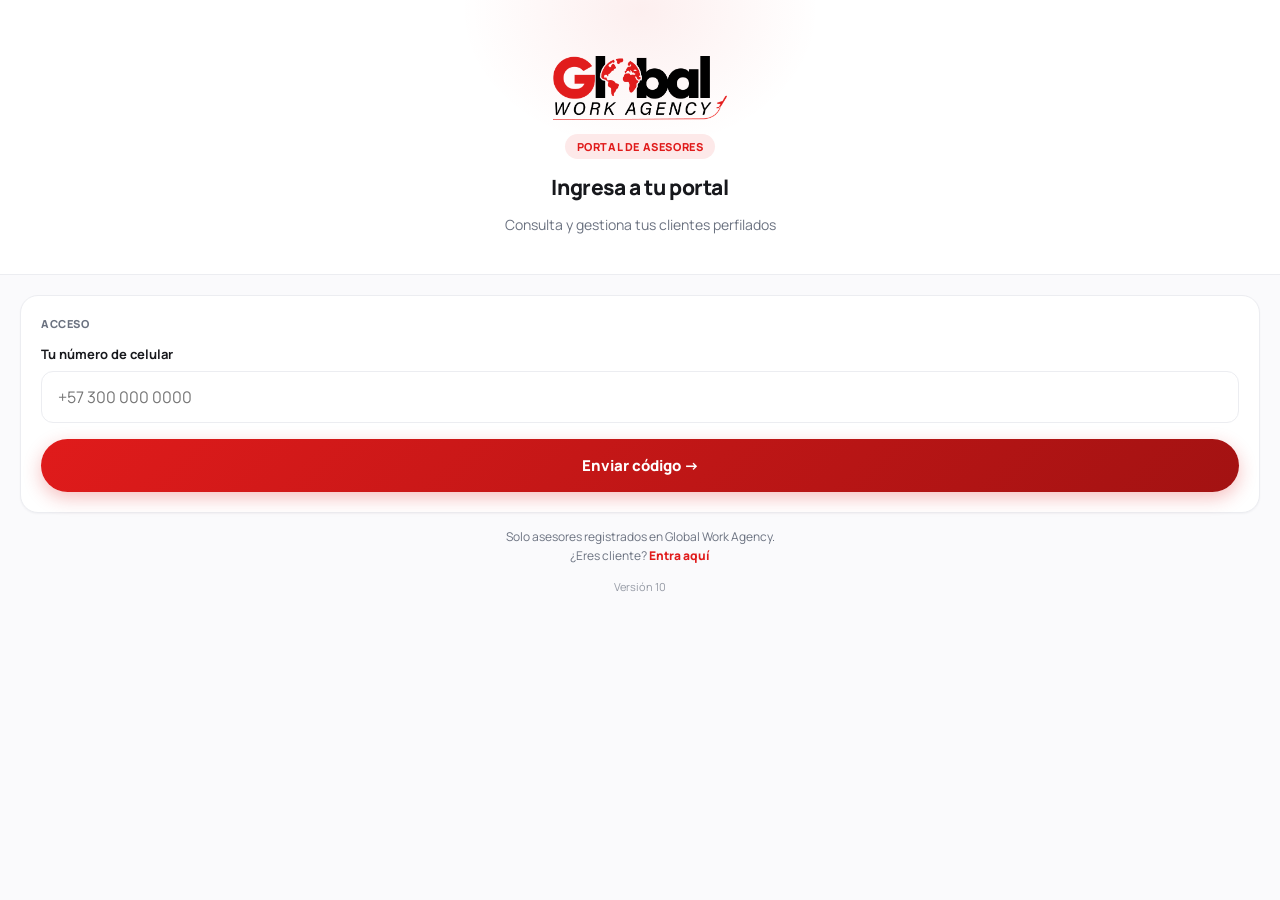
<file: asesor.html>
<!DOCTYPE html>
<html lang="es">
<head>
  <meta charset="UTF-8">
  <meta name="viewport" content="width=device-width, initial-scale=1.0, maximum-scale=1.0, user-scalable=no">
  <meta name="theme-color" content="#ffffff">
  <meta name="apple-mobile-web-app-capable" content="yes">
  <meta name="apple-mobile-web-app-status-bar-style" content="default">
  <meta name="apple-mobile-web-app-title" content="GWA Asesor">
  <link rel="manifest" href="asesor-manifest.json">
  <link rel="apple-touch-icon" href="icons/icon-192.png">
  <link rel="preload" as="image" href="logo-color.png">
  <link rel="preconnect" href="https://fonts.googleapis.com">
  <link rel="preconnect" href="https://fonts.gstatic.com" crossorigin>
  <link href="https://fonts.googleapis.com/css2?family=Manrope:wght@400;600;700;800&display=swap"
        rel="stylesheet" media="print" onload="this.media='all'">
  <noscript><link href="https://fonts.googleapis.com/css2?family=Manrope:wght@400;600;700;800&display=swap" rel="stylesheet"></noscript>
  <title>GWA · Asesores</title>
  <style>
    *, *::before, *::after { box-sizing: border-box; margin: 0; padding: 0; }
    :root {
      --brand: #E01B1B;
      --brand-dark: #C01616;
      --brand-deep: #8F1010;
      --brand-soft: #FDE9E9;
      --brand-grad: linear-gradient(135deg, #E01B1B 0%, #A31212 100%);
      --black: #17181C;
      --green: #16a34a;
      --green-bg: #dcfce7;
      --amber: #d97706;
      --amber-bg: #fef3c7;
      --border: #ECEDF1;
      --gray: #F4F5F7;
      --muted: #6b7280;
      --text: #17181C;
      --r: 18px;
      --ease: cubic-bezier(.22,1,.36,1);
      --safe-top: env(safe-area-inset-top, 0px);
      --safe-bot: env(safe-area-inset-bottom, 0px);
    }
    html, body {
      height: 100%; font-family: "Manrope", -apple-system, "Segoe UI", sans-serif;
      background: #FAFAFC; color: var(--text); overflow-x: hidden;
    }

    /* ── PANTALLAS ── */
    .screen { display: none; min-height: 100dvh; flex-direction: column; background: #FAFAFC; }
    .screen.active { display: flex; animation: screenIn .3s var(--ease); }
    @keyframes screenIn { from { opacity: 0; transform: translateX(16px); } }

    /* ── HEADER ── */
    .app-header {
      background: #fff; color: var(--text);
      padding: calc(var(--safe-top) + 16px) 20px 16px;
      display: flex; align-items: center; gap: 14px; flex-shrink: 0;
      border-bottom: 1px solid var(--border);
    }
    .header-logo { height: 24px; width: auto; object-fit: contain; margin-left: auto; }
    .back-btn {
      width: 38px; height: 38px; background: var(--gray);
      border: none; border-radius: 50%; color: var(--text); font-size: 20px;
      cursor: pointer; display: flex; align-items: center; justify-content: center;
      flex-shrink: 0; transition: background .2s;
    }
    .back-btn:hover { background: var(--border); }
    .header-info { min-width: 0; }
    .header-info h1 { font-size: 17px; font-weight: 800; letter-spacing: -.01em;
      white-space: nowrap; overflow: hidden; text-overflow: ellipsis; }
    .header-info p  { font-size: 12px; color: var(--muted); margin-top: 2px;
      white-space: nowrap; overflow: hidden; text-overflow: ellipsis; }

    /* ── SCROLL ── */
    .scroll { flex: 1; overflow-y: auto; -webkit-overflow-scrolling: touch;
      padding: 20px 20px calc(var(--safe-bot) + 100px); }

    /* ── HERO ── */
    .hero {
      background: #fff;
      padding: calc(var(--safe-top) + 56px) 24px 40px;
      display: flex; flex-direction: column; align-items: center; gap: 14px;
      border-bottom: 1px solid var(--border);
      position: relative; overflow: hidden;
    }
    .hero::before {
      content: ""; position: absolute; top: -130px; left: 50%;
      transform: translateX(-50%); width: 360px; height: 280px;
      background: radial-gradient(closest-side, rgba(224,27,27,.07), transparent);
      pointer-events: none;
    }
    .hero img { height: 64px; width: auto; object-fit: contain; position: relative; }
    .hero h2  { color: var(--text); font-size: 21px; font-weight: 800; text-align: center; letter-spacing: -.02em; }
    .hero p   { color: var(--muted); font-size: 14px; text-align: center; }
    .hero .pill {
      background: var(--brand-soft); color: var(--brand);
      font-size: 11px; font-weight: 800; text-transform: uppercase; letter-spacing: .6px;
      padding: 5px 12px; border-radius: 99px; position: relative;
    }

    /* ── CARDS ── */
    .card {
      background: #fff; border-radius: var(--r);
      border: 1px solid var(--border); padding: 20px; margin-bottom: 14px;
      box-shadow: 0 1px 2px rgba(16,24,40,.04);
      animation: cardIn .55s var(--ease) both;
    }
    @keyframes cardIn { from { opacity: 0; transform: translateY(14px); } }
    .card-title {
      font-size: 11px; font-weight: 800; color: var(--muted);
      text-transform: uppercase; letter-spacing: .6px; margin-bottom: 14px;
      display: flex; align-items: center; gap: 8px;
    }

    /* ── INPUTS ── */
    .campo { margin-bottom: 16px; }
    .campo label { display: block; font-size: 13px; font-weight: 700; color: var(--text); margin-bottom: 8px; }
    .campo input, .campo select, .campo textarea {
      width: 100%; padding: 14px 16px;
      border: 1.5px solid var(--border); border-radius: 12px;
      font-size: 16px; font-family: inherit; color: var(--text);
      background: #fff; outline: none; -webkit-appearance: none;
      transition: border-color .2s, box-shadow .2s;
    }
    .campo input:focus, .campo select:focus, .campo textarea:focus {
      border-color: var(--brand); box-shadow: 0 0 0 3px rgba(224,27,27,.09);
    }
    .campo textarea { min-height: 80px; resize: vertical; line-height: 1.5; }
    .campo select {
      background-image: url("data:image/svg+xml,%3Csvg xmlns='http://www.w3.org/2000/svg' width='12' height='8'%3E%3Cpath d='M1 1l5 5 5-5' stroke='%23888' stroke-width='1.5' fill='none' stroke-linecap='round'/%3E%3C/svg%3E");
      background-repeat: no-repeat; background-position: right 14px center; padding-right: 38px;
    }

    /* ── BOTONES ── */
    .btn {
      width: 100%; padding: 16px; border-radius: 50px; border: none;
      font-size: 15px; font-weight: 800; cursor: pointer;
      transition: opacity .2s, transform .1s, filter .2s, box-shadow .2s; font-family: inherit;
    }
    .btn:active { transform: scale(.97); opacity: .9; }
    .btn-primary { background: var(--brand-grad); color: #fff; box-shadow: 0 6px 18px rgba(224,27,27,.28); }
    .btn-primary:hover { filter: brightness(.95); }
    .btn-secondary { background: var(--gray); color: var(--text); }
    .btn-secondary:hover { background: var(--border); }
    .btn-green { background: var(--green); color: #fff; box-shadow: 0 6px 18px rgba(22,163,74,.24); }
    .btn-wa { background: #25D366; color: #fff; box-shadow: 0 6px 18px rgba(37,211,102,.28);
      display: flex; align-items: center; justify-content: center; gap: 9px; text-decoration: none; }
    .btn-wa svg { width: 19px; height: 19px; }
    .btn:disabled { opacity: .4; pointer-events: none; }
    .btn:focus-visible, .back-btn:focus-visible { outline: 2px solid var(--brand); outline-offset: 2px; }

    /* ── BOTTOM BAR ── */
    .bottom-bar {
      position: fixed; bottom: 0; left: 0; right: 0;
      background: #fff; border-top: 1px solid var(--border);
      padding: 12px 20px calc(var(--safe-bot) + 12px);
      display: flex; gap: 10px; z-index: 200;
    }
    .btn-sm { flex: 0 0 90px; padding: 14px 12px; font-size: 14px; }

    /* ── OTP INPUT ── */
    .otp-grid { display: flex; gap: 10px; justify-content: center; margin: 24px 0; }
    .otp-digit {
      width: 48px; height: 58px; border: 2px solid var(--border);
      border-radius: 12px; font-size: 24px; font-weight: 800;
      text-align: center; font-family: inherit; color: var(--text);
      background: #fff; outline: none; transition: border-color .2s, box-shadow .2s;
    }
    .otp-digit:focus { border-color: var(--brand); box-shadow: 0 0 0 3px rgba(224,27,27,.09); }

    /* ── BARRA DE PROGRESO ── */
    .progress-track { height: 10px; background: var(--gray); border-radius: 99px; overflow: hidden; }
    .progress-fill { height: 100%; border-radius: 99px; transition: width .9s var(--ease); background: var(--brand); }
    .progress-fill.green { background: var(--green); }

    /* ── ETAPAS ── */
    .etapas { display: flex; align-items: center; margin: 16px 0 8px; }
    .etapa-dot {
      width: 28px; height: 28px; border-radius: 50%;
      border: 2.5px solid var(--border); background: #fff;
      display: flex; align-items: center; justify-content: center;
      font-size: 11px; font-weight: 800; color: var(--muted);
      flex-shrink: 0; transition: all .3s;
    }
    .etapa-dot.done { background: var(--brand-grad); border-color: var(--brand); color: #fff; }
    .etapa-dot.active { border-color: var(--brand); color: var(--brand); box-shadow: 0 0 0 3px rgba(224,27,27,.12); }
    .etapa-linea { flex: 1; height: 2.5px; background: var(--border); transition: background .3s; }
    .etapa-linea.done { background: var(--brand); }
    .etapas-labels { display: flex; justify-content: space-between; }
    .etapa-label { font-size: 10px; color: var(--muted); font-weight: 700; text-align: center; flex: 1; }
    .etapa-label.active { color: var(--brand); }

    /* ── SELECTOR DE ETAPA (asesor) ── */
    .etapa-picker { display: grid; grid-template-columns: 1fr 1fr; gap: 8px; margin-top: 4px; }
    .etapa-opt {
      padding: 12px 10px; border-radius: 12px; border: 1.5px solid var(--border);
      background: #fff; font-family: inherit; font-size: 13px; font-weight: 700;
      color: var(--text); cursor: pointer; text-align: left;
      display: flex; align-items: center; gap: 9px; transition: all .2s;
    }
    .etapa-opt:hover { border-color: #d3d5db; }
    .etapa-opt .num {
      width: 22px; height: 22px; border-radius: 50%; flex-shrink: 0;
      background: var(--gray); color: var(--muted);
      display: flex; align-items: center; justify-content: center; font-size: 11px; font-weight: 800;
    }
    .etapa-opt.sel { border-color: var(--brand); background: var(--brand-soft); color: var(--brand-deep); }
    .etapa-opt.sel .num { background: var(--brand-grad); color: #fff; }

    /* ── DOCUMENTOS ── */
    .doc-item {
      display: flex; align-items: center; gap: 12px;
      padding: 14px; border-radius: 12px;
      border: 1.5px solid var(--border); margin-bottom: 10px;
      background: #fff; transition: border-color .2s;
    }
    .doc-item.ok { border-color: var(--green); background: #f0fdf4; }
    .doc-item.missing { border-color: var(--amber); background: #fffbeb; }
    .doc-icon {
      width: 40px; height: 40px; border-radius: 10px;
      display: flex; align-items: center; justify-content: center;
      flex-shrink: 0; background: var(--gray); color: var(--muted);
    }
    .doc-icon svg { width: 20px; height: 20px; }
    .doc-item.ok .doc-icon { background: var(--green-bg); color: var(--green); }
    .doc-item.missing .doc-icon { background: var(--amber-bg); color: var(--amber); }
    .doc-info { min-width: 0; }
    .doc-info label { font-size: 13px; font-weight: 700; display: block; margin-bottom: 3px; }
    .doc-status { font-size: 12px; color: var(--muted); }
    .doc-status.ok { color: var(--green); font-weight: 700; }
    .doc-status.missing { color: var(--amber); font-weight: 700; }
    .doc-actions { margin-left: auto; display: flex; align-items: center; gap: 8px; flex-shrink: 0; }
    .doc-ver {
      font-size: 12px; font-weight: 800; color: var(--brand);
      text-decoration: none; white-space: nowrap;
    }
    .doc-upload-btn {
      font-size: 12px; font-weight: 800;
      padding: 8px 14px; border-radius: 20px; border: none;
      background: var(--brand-grad); color: #fff; cursor: pointer; flex-shrink: 0;
      box-shadow: 0 3px 10px rgba(224,27,27,.25); font-family: inherit;
    }

    /* ── HISTORIAL DE PAGOS ── */
    .pago-row {
      padding: 12px 0; border-bottom: 1px solid var(--border);
      display: flex; align-items: center; gap: 12px;
    }
    .pago-row:last-child { border-bottom: none; }
    .pago-row-icon {
      width: 38px; height: 38px; border-radius: 10px; flex-shrink: 0;
      background: var(--brand-soft); color: var(--brand);
      display: flex; align-items: center; justify-content: center;
    }
    .pago-row-icon svg { width: 18px; height: 18px; }
    .pago-dl {
      margin-left: auto; display: inline-flex; align-items: center; gap: 5px;
      font-size: 12px; font-weight: 800; color: var(--brand);
      text-decoration: none; white-space: nowrap; cursor: pointer;
    }
    .pago-dl svg { width: 14px; height: 14px; }

    /* ── LISTA DE CLIENTES ── */
    .buscador { position: relative; margin-bottom: 12px; }
    .buscador input {
      width: 100%; padding: 13px 16px 13px 42px;
      border: 1.5px solid var(--border); border-radius: 50px;
      font-size: 15px; font-family: inherit; color: var(--text);
      background: #fff; outline: none; transition: border-color .2s, box-shadow .2s;
    }
    .buscador input:focus { border-color: var(--brand); box-shadow: 0 0 0 3px rgba(224,27,27,.09); }
    .buscador svg {
      position: absolute; left: 15px; top: 50%; transform: translateY(-50%);
      width: 17px; height: 17px; color: var(--muted); pointer-events: none;
    }
    .filtros { display: flex; gap: 8px; overflow-x: auto; padding-bottom: 4px; margin-bottom: 14px; }
    .filtros::-webkit-scrollbar { display: none; }
    .chip {
      flex-shrink: 0; padding: 8px 14px; border-radius: 50px;
      border: 1.5px solid var(--border); background: #fff;
      font-size: 12px; font-weight: 800; color: var(--muted);
      cursor: pointer; font-family: inherit; transition: all .2s; white-space: nowrap;
    }
    .chip.on { background: var(--brand-grad); border-color: var(--brand); color: #fff;
      box-shadow: 0 3px 10px rgba(224,27,27,.22); }

    .cliente-item {
      display: flex; align-items: center; gap: 13px;
      background: #fff; border: 1px solid var(--border); border-radius: var(--r);
      padding: 14px 16px; margin-bottom: 10px; cursor: pointer; width: 100%;
      text-align: left; font-family: inherit;
      box-shadow: 0 1px 2px rgba(16,24,40,.04);
      transition: border-color .2s, transform .15s var(--ease);
      animation: cardIn .45s var(--ease) both;
    }
    .cliente-item:hover { border-color: #d3d5db; transform: translateY(-1px); }
    .cliente-info { flex: 1; min-width: 0; }
    .cliente-nombre {
      font-size: 15px; font-weight: 800; letter-spacing: -.01em;
      white-space: nowrap; overflow: hidden; text-overflow: ellipsis;
    }
    .cliente-meta { font-size: 12px; color: var(--muted); margin-top: 3px;
      white-space: nowrap; overflow: hidden; text-overflow: ellipsis; }
    .cliente-chev { color: var(--muted); flex-shrink: 0; }
    .cliente-chev svg { width: 18px; height: 18px; }
    .badge {
      display: inline-block; font-size: 10px; font-weight: 800;
      padding: 3px 9px; border-radius: 99px; letter-spacing: .3px;
      background: var(--gray); color: var(--muted); margin-top: 5px;
    }
    .badge.e0 { background: var(--brand-soft); color: var(--brand); }
    .badge.e1 { background: var(--amber-bg); color: var(--amber); }
    .badge.e2 { background: #dbeafe; color: #1d4ed8; }
    .badge.e3 { background: var(--green-bg); color: var(--green); }

    /* ── RESUMEN ── */
    .stats { display: flex; gap: 10px; margin-bottom: 14px; }
    .stat {
      flex: 1; background: #fff; border: 1px solid var(--border); border-radius: 14px;
      padding: 13px 10px; text-align: center; box-shadow: 0 1px 2px rgba(16,24,40,.04);
    }
    .stat .v { font-size: 21px; font-weight: 800; letter-spacing: -.02em; font-variant-numeric: tabular-nums; }
    .stat .l { font-size: 10px; color: var(--muted); font-weight: 700; text-transform: uppercase;
      letter-spacing: .4px; margin-top: 2px; }

    /* ── ARCHIVO SOPORTE ── */
    .file-item {
      display: flex; align-items: center; gap: 12px;
      padding: 14px; background: #fff;
      border: 1.5px solid var(--border); border-radius: 12px;
      margin-bottom: 10px; cursor: pointer; transition: border-color .2s;
    }
    .file-item:hover { border-color: #d3d5db; }
    .file-item.ok { border-color: var(--green); }
    .file-icon-wrap {
      width: 40px; height: 40px; background: var(--gray); color: var(--muted);
      border-radius: 10px; display: flex; align-items: center;
      justify-content: center; flex-shrink: 0;
    }
    .file-icon-wrap svg { width: 20px; height: 20px; }
    .file-item.ok .file-icon-wrap { background: var(--green-bg); color: var(--green); }
    .file-item-info { min-width: 0; }
    .file-item-info label { font-size: 13px; font-weight: 700; display: block; margin-bottom: 3px; cursor: pointer; }
    .file-st { font-size: 12px; color: var(--muted); word-break: break-all; }
    .file-st.ok { color: var(--green); font-weight: 700; }
    .file-hidden { display: none; }
    .preview-soporte {
      margin-top: 10px; border-radius: 12px; overflow: hidden;
      border: 1px solid var(--border); display: none;
    }
    .preview-soporte img { display: block; width: 100%; height: auto; }

    /* ── PRECIO ROW ── */
    .precio-row { display: flex; gap: 10px; }
    .precio-row select { width: 110px; flex-shrink: 0; }
    .precio-row input { flex: 1; }

    /* ── AVATAR ── */
    .avatar {
      width: 42px; height: 42px; border-radius: 50%; background: var(--brand-grad);
      color: #fff; font-size: 17px; font-weight: 800;
      display: flex; align-items: center; justify-content: center; flex-shrink: 0;
      box-shadow: 0 3px 10px rgba(224,27,27,.25);
    }
    .avatar.sm { width: 38px; height: 38px; font-size: 15px; }

    /* ── PAGO INFO ── */
    .pago-nums { display: flex; gap: 0; margin: 14px 0 10px; }
    .pago-num { flex: 1; text-align: center; padding: 0 4px; min-width: 0; }
    .pago-num .valor { font-size: 15px; font-weight: 800; color: var(--black);
      font-variant-numeric: tabular-nums; letter-spacing: -.03em; line-height: 1.15;
      white-space: nowrap; }
    .pago-num .lbl { font-size: 10px; color: var(--muted); margin-top: 3px; font-weight: 600; }
    .pago-num + .pago-num { border-left: 1px solid var(--border); }
    @media (max-width: 400px) {
      .pago-num .valor { font-size: 13px; letter-spacing: -.04em; }
      .pago-num { padding: 0 2px; }
    }
    @media (max-width: 340px) {
      .pago-num .valor { font-size: 12px; }
    }

    /* ── EMPTY ── */
    .empty-inline { text-align: center; padding: 22px 10px; color: var(--muted); font-size: 13px; }

    /* ── TOAST ── */
    #toast {
      position: fixed; bottom: 110px; left: 50%;
      transform: translateX(-50%) translateY(16px);
      background: var(--black); color: #fff;
      padding: 11px 22px; border-radius: 50px;
      font-size: 14px; font-weight: 700;
      opacity: 0; pointer-events: none;
      transition: all .3s; z-index: 9999; max-width: 90vw; text-align: center;
    }
    #toast.show { opacity: 1; transform: translateX(-50%) translateY(0); }

    /* ── LOADER ── */
    #loader {
      display: none; position: fixed; inset: 0;
      background: rgba(255,255,255,.95); z-index: 9998;
      flex-direction: column; align-items: center; justify-content: center; gap: 14px;
    }
    #loader.show { display: flex; }

    /* ── OVERLAY REINTENTO ── */
    #reintentoOverlay {
      display: none; position: fixed; inset: 0; z-index: 9997;
      background: rgba(23,24,28,.5); align-items: center; justify-content: center; padding: 24px;
    }
    #reintentoOverlay.show { display: flex; }
    .reintento-box {
      background: #fff; border-radius: 20px; padding: 28px 24px; max-width: 340px; width: 100%;
      text-align: center; box-shadow: 0 20px 50px rgba(0,0,0,.25);
      animation: popIn .3s var(--ease);
    }
    .reintento-ico {
      width: 54px; height: 54px; border-radius: 50%; margin: 0 auto 14px;
      background: var(--amber-bg); color: var(--amber);
      display: flex; align-items: center; justify-content: center; font-size: 28px; font-weight: 800;
    }
    .reintento-tit { font-size: 17px; font-weight: 800; margin-bottom: 8px; }
    .reintento-txt { font-size: 13px; color: var(--muted); line-height: 1.6; margin-bottom: 18px; }
    .spinner {
      width: 46px; height: 46px;
      border: 4px solid var(--border); border-top-color: var(--brand);
      border-radius: 50%; animation: spin .8s linear infinite;
    }
    @keyframes spin { to { transform: rotate(360deg); } }
    #loader p { font-size: 15px; font-weight: 700; color: var(--text); }

    /* ── ÉXITO ── */
    .success-wrap {
      flex: 1; display: flex; flex-direction: column;
      align-items: center; justify-content: center; padding: 40px 30px; text-align: center;
    }
    .success-icon-big {
      width: 80px; height: 80px; background: var(--green); border-radius: 50%; color: #fff;
      display: flex; align-items: center; justify-content: center; margin-bottom: 24px;
      animation: popIn .45s var(--ease) forwards;
    }
    .success-icon-big svg { width: 36px; height: 36px; }
    @keyframes popIn { from{transform:scale(.4);opacity:0} to{transform:scale(1);opacity:1} }

    @media (prefers-reduced-motion: reduce) {
      *, *::before, *::after {
        animation-duration: .001s !important;
        animation-iteration-count: 1 !important;
        transition-duration: .001s !important;
      }
    }
    @media (max-width: 480px) {
      .otp-digit { width: 44px; height: 54px; font-size: 22px; }
      .etapa-picker { grid-template-columns: 1fr; }
    }
  </style>
</head>
<body>

<!-- ══════════════════════════════════════════
     PANTALLA 1 — LOGIN ASESOR
══════════════════════════════════════════ -->
<div class="screen active" id="screenLogin">
  <div class="hero">
    <img src="logo-color.png" alt="Global Work Agency" width="173" height="64">
    <span class="pill">Portal de asesores</span>
    <h2>Ingresa a tu portal</h2>
    <p>Consulta y gestiona tus clientes perfilados</p>
  </div>
  <div class="scroll">
    <div class="card">
      <div class="card-title">Acceso</div>
      <div class="campo">
        <label for="inputTelefono">Tu número de celular</label>
        <input type="tel" id="inputTelefono" placeholder="+57 300 000 0000"
               autocomplete="tel" inputmode="tel">
      </div>
      <button class="btn btn-primary" onclick="enviarOTP()">Enviar código →</button>
    </div>
    <p style="font-size:12px;color:var(--muted);text-align:center;line-height:1.6;">
      Solo asesores registrados en Global Work Agency.<br>
      ¿Eres cliente? <a href="index.html" style="color:var(--brand);font-weight:800;text-decoration:none;">Entra aquí</a>
    </p>
    <p style="font-size:11px;color:var(--muted);text-align:center;margin-top:14px;opacity:.7;">Versión 10</p>
  </div>
</div>

<!-- ══════════════════════════════════════════
     PANTALLA 2 — OTP
══════════════════════════════════════════ -->
<div class="screen" id="screenOtp">
  <div class="hero">
    <img src="logo-color.png" alt="Global Work Agency" width="173" height="64">
    <h2>Verificación</h2>
    <p id="otpSubtitulo">Ingresa el código que enviamos a tu celular</p>
  </div>
  <div class="scroll">
    <div class="card">
      <div class="otp-grid" id="otpGrid">
        <input class="otp-digit" type="tel" inputmode="numeric" maxlength="1" aria-label="Dígito 1">
        <input class="otp-digit" type="tel" inputmode="numeric" maxlength="1" aria-label="Dígito 2">
        <input class="otp-digit" type="tel" inputmode="numeric" maxlength="1" aria-label="Dígito 3">
        <input class="otp-digit" type="tel" inputmode="numeric" maxlength="1" aria-label="Dígito 4">
        <input class="otp-digit" type="tel" inputmode="numeric" maxlength="1" aria-label="Dígito 5">
        <input class="otp-digit" type="tel" inputmode="numeric" maxlength="1" aria-label="Dígito 6">
      </div>
      <button class="btn btn-primary" onclick="verificarOTP()" style="margin-bottom:10px;">Verificar</button>
      <button class="btn btn-secondary" onclick="reenviarOTP()" id="btnReenviar">Reenviar código</button>
    </div>
    <button class="btn btn-secondary" onclick="irA('screenLogin')">← Cambiar número</button>
  </div>
</div>

<!-- ══════════════════════════════════════════
     PANTALLA 3 — LISTA DE CLIENTES
══════════════════════════════════════════ -->
<div class="screen" id="screenClientes">
  <div class="app-header">
    <div class="avatar" id="asesorAvatar">?</div>
    <div class="header-info">
      <h1 id="asesorNombre">Mis clientes</h1>
      <p id="asesorSub">Global Work Agency</p>
    </div>
    <img src="logo-color.png" alt="GWA" class="header-logo" width="65" height="24">
  </div>

  <div class="scroll" id="clientesScroll">
    <div class="stats" id="statsWrap">
      <div class="stat"><div class="v" id="stTotal">—</div><div class="l">Clientes</div></div>
      <div class="stat"><div class="v" id="stProceso">—</div><div class="l">En proceso</div></div>
      <div class="stat"><div class="v" id="stFin">—</div><div class="l">Finalizados</div></div>
    </div>

    <div class="card" id="resumenPagos">
      <div class="card-title" id="resumenTitulo">Resumen de pagos</div>
      <div class="pago-nums">
        <div class="pago-num"><div class="valor" id="resPagado">$0</div><div class="lbl">Pagado</div></div>
        <div class="pago-num"><div class="valor" id="resRestante">$0</div><div class="lbl">Por cobrar</div></div>
        <div class="pago-num"><div class="valor" id="resTotal">$0</div><div class="lbl">Total</div></div>
      </div>
      <div class="progress-track" style="margin-top:6px;"><div class="progress-fill green" id="resBar" style="width:0%"></div></div>
      <p style="font-size:12px;color:var(--muted);text-align:right;margin-top:6px;" id="resPct">0% recaudado</p>
    </div>

    <div class="buscador">
      <svg viewBox="0 0 24 24" fill="none" stroke="currentColor" stroke-width="2.2" stroke-linecap="round"><circle cx="11" cy="11" r="7"/><path d="M20 20l-3.5-3.5"/></svg>
      <input type="search" id="inputBuscar" placeholder="Buscar por nombre o país"
             oninput="renderClientes()" autocomplete="off">
    </div>

    <div class="filtros" id="filtrosWrap"></div>

    <div id="listaClientes"></div>
  </div>

  <div class="bottom-bar">
    <button class="btn btn-secondary btn-sm" onclick="cerrarSesion()">Salir</button>
    <button class="btn btn-primary" onclick="cargarClientes()">Actualizar</button>
  </div>
</div>

<!-- ══════════════════════════════════════════
     PANTALLA 4 — DETALLE DEL CLIENTE
══════════════════════════════════════════ -->
<div class="screen" id="screenCliente">
  <div class="app-header">
    <button class="back-btn" onclick="irA('screenClientes')" aria-label="Volver">←</button>
    <div class="header-info">
      <h1 id="cliNombre">Cliente</h1>
      <p id="cliSub">—</p>
    </div>
    <img src="logo-color.png" alt="GWA" class="header-logo" width="65" height="24">
  </div>

  <div class="scroll" id="cliScroll">

    <!-- Contacto -->
    <div class="card">
      <div class="card-title">Contacto</div>
      <div style="display:flex;align-items:center;gap:13px;margin-bottom:14px;">
        <div class="avatar sm" id="cliAvatar">?</div>
        <div style="min-width:0;">
          <div style="font-size:15px;font-weight:800;" id="cliNombre2">—</div>
          <div style="font-size:12px;color:var(--muted);margin-top:2px;" id="cliTelefono">—</div>
        </div>
      </div>
      <a class="btn btn-wa" id="btnWA" href="#" target="_blank" rel="noopener">
        <svg viewBox="0 0 24 24" fill="currentColor" aria-hidden="true"><path d="M20.5 3.5A11.9 11.9 0 0 0 12 0C5.4 0 0 5.4 0 12c0 2.1.6 4.2 1.6 6L0 24l6.2-1.6A12 12 0 0 0 12 24c6.6 0 12-5.4 12-12 0-3.2-1.2-6.2-3.5-8.5zM12 22a10 10 0 0 1-5.1-1.4l-.4-.2-3.7 1 1-3.6-.2-.4A10 10 0 1 1 12 22zm5.5-7.4c-.3-.2-1.8-.9-2-1-.3-.1-.5-.2-.7.1s-.8 1-.9 1.2c-.2.2-.3.2-.6.1a8.2 8.2 0 0 1-4-3.6c-.3-.5.3-.5.8-1.5.1-.2 0-.4 0-.6l-1-2.3c-.2-.6-.5-.5-.7-.5h-.6c-.2 0-.6.1-.9.4-.3.3-1.1 1.1-1.1 2.7s1.2 3.1 1.3 3.3c.2.2 2.3 3.6 5.6 5 3.3 1.3 3.3.9 3.9.8.6 0 1.8-.7 2-1.5.3-.7.3-1.4.2-1.5-.1-.2-.3-.3-.6-.4z"/></svg>
        Contactar por WhatsApp
      </a>
    </div>

    <!-- Etapa del proceso -->
    <div class="card">
      <div class="card-title">Etapa del proceso</div>
      <div class="etapas" id="etapasWrap"></div>
      <div class="etapas-labels" id="etapasLabels"></div>
      <p style="font-size:12px;color:var(--muted);margin:14px 0 10px;">
        Toca una etapa para mover al cliente. El cambio se refleja en su app.
      </p>
      <div class="etapa-picker" id="etapaPicker"></div>
    </div>

    <!-- Pagos -->
    <div class="card">
      <div class="card-title">Pagos</div>
      <div class="pago-nums">
        <div class="pago-num"><div class="valor" id="pagadoVal">$0</div><div class="lbl">Pagado</div></div>
        <div class="pago-num"><div class="valor" id="restanteVal">$0</div><div class="lbl">Restante</div></div>
        <div class="pago-num"><div class="valor" id="totalVal">$0</div><div class="lbl">Total</div></div>
      </div>
      <div class="progress-track"><div class="progress-fill green" id="pagoBar" style="width:0%"></div></div>
      <p style="font-size:12px;color:var(--muted);text-align:right;margin-top:6px;" id="pagoPct">0% pagado</p>
      <div id="abonosWrap" style="margin-top:6px;"></div>
      <button class="btn btn-green" style="margin-top:14px;" onclick="irAPago()">+ Registrar pago</button>
    </div>

    <!-- Documentos -->
    <div class="card">
      <div class="card-title">Documentos</div>
      <div id="docsWrap"></div>
    </div>

    <!-- Notificar al cliente -->
    <div class="card">
      <div class="card-title">Notificar al cliente</div>
      <p style="font-size:12px;color:var(--muted);margin-bottom:12px;line-height:1.5;">
        El mensaje le aparecerá al cliente en sus notificaciones dentro de la app.
      </p>
      <div class="campo" style="margin-bottom:12px;">
        <textarea id="notaTexto" maxlength="500" placeholder="Ej: Ya revisamos tus documentos, todo en orden. Continuamos con tu proceso."></textarea>
      </div>
      <button class="btn btn-primary" onclick="enviarNota()">Enviar notificación</button>
    </div>

  </div>
</div>

<!-- ══════════════════════════════════════════
     PANTALLA 5 — REGISTRAR PAGO (solo precio + soporte)
══════════════════════════════════════════ -->
<div class="screen" id="screenPago">
  <div class="app-header">
    <button class="back-btn" onclick="irA('screenCliente')" aria-label="Volver">←</button>
    <div class="header-info">
      <h1>Registrar pago</h1>
      <p id="pagoCliente">—</p>
    </div>
    <img src="logo-color.png" alt="GWA" class="header-logo" width="65" height="24">
  </div>

  <div class="scroll">
    <div class="card">
      <div class="card-title">Valor del pago</div>
      <div class="campo" style="margin-bottom:0;">
        <label for="pagoValor">Precio pagado por el cliente (COP)</label>
        <input type="number" id="pagoValor" placeholder="Ej: 500000" min="0" inputmode="numeric">
      </div>
    </div>

    <div class="card">
      <div class="card-title">Soporte de pago</div>
      <div class="file-item" id="fi-soporte" onclick="document.getElementById('file-soporte').click()">
        <div class="file-icon-wrap">
          <svg viewBox="0 0 24 24" fill="none" stroke="currentColor" stroke-width="2" stroke-linecap="round" stroke-linejoin="round"><path d="M21 15v4a2 2 0 0 1-2 2H5a2 2 0 0 1-2-2v-4"/><polyline points="17 8 12 3 7 8"/><line x1="12" y1="3" x2="12" y2="15"/></svg>
        </div>
        <div class="file-item-info">
          <label>Comprobante</label>
          <div class="file-st" id="fs-soporte">Foto o PDF del comprobante</div>
        </div>
        <input type="file" id="file-soporte" class="file-hidden"
               accept="image/*,application/pdf" onchange="onSoporteChange(this)">
      </div>
      <div class="preview-soporte" id="previewSoporte"><img id="previewImg" alt="Vista previa del soporte"></div>
    </div>
  </div>

  <div class="bottom-bar">
    <button class="btn btn-secondary btn-sm" onclick="irA('screenCliente')">Atrás</button>
    <button class="btn btn-green" onclick="enviarPago()">Guardar pago</button>
  </div>
</div>

<!-- ══════════════════════════════════════════
     PANTALLA 6 — PAGO GUARDADO
══════════════════════════════════════════ -->
<div class="screen" id="screenPagoOk">
  <div class="success-wrap">
    <div class="success-icon-big">
      <svg viewBox="0 0 24 24" fill="none" stroke="currentColor" stroke-width="3" stroke-linecap="round" stroke-linejoin="round"><polyline points="20 6 9 17 4 12"/></svg>
    </div>
    <h2 style="font-size:22px;font-weight:800;letter-spacing:-.02em;">Pago registrado</h2>
    <p style="font-size:14px;color:var(--muted);line-height:1.6;margin-top:10px;max-width:280px;">
      El soporte quedó guardado y el cliente ya lo verá en su app.
    </p>
    <button class="btn btn-primary" style="margin-top:26px;max-width:280px;"
            onclick="abrirCliente(clienteActual)">Volver al cliente</button>
  </div>
</div>

<div id="toast" role="status"></div>
<div id="loader"><div class="spinner"></div><p id="loaderMsg">Cargando...</p></div>

<div id="reintentoOverlay">
  <div class="reintento-box">
    <div class="reintento-ico">!</div>
    <div class="reintento-tit">No se pudo cargar el cliente</div>
    <p class="reintento-txt" id="reintentoMsg"></p>
    <button class="btn btn-primary" id="btnReintentar">Reintentar</button>
    <button class="btn btn-secondary" onclick="document.getElementById('reintentoOverlay').classList.remove('show')" style="margin-top:8px;">Cerrar</button>
  </div>
</div>

<script>
/* ══════════════════════════════════════════
   CONFIGURACIÓN — endpoints reales de n8n
══════════════════════════════════════════ */
const BASE = "https://app.rioagencymarketing.com/webhook";
const WH = {
  login:      BASE + "/asesor-login",
  otp:        BASE + "/asesor-verificar-otp",
  perfilados: BASE + "/asesor-perfilados",
  detalle:    BASE + "/asesor-detalle",
  etapa:      BASE + "/asesor-etapa",
  documento:  BASE + "/cliente-subir-documento",   // reutilizado (sube a GHL + Sheet)
  pago:       BASE + "/registrar-abono",           // reutilizado (soporte + suma a Pagado)
  nota:       BASE + "/asesor-nota"                // crea nota [cliente] en GHL -> notificación
};

const ETAPAS = ["Perfilado", "Documentos", "En proceso", "Finalizado"];

// IDs de las etapas en el pipeline de GHL (índice = etapaIndex)
const STAGE_IDS = [
  "49c81ecd-195b-436f-8914-ccb5744baa2b", // 0 Perfilado
  "553471ca-d2f3-4551-965d-2149d924e48e", // 1 Documentos
  "26840b35-5d91-41a4-9ce5-c3c18e676355", // 2 En proceso
  "f37a3e1a-4a80-4b61-b8ee-08f17355421e"  // 3 Finalizado
];

// tipoDoc -> etiqueta. Las columnas del Sheet las mapea el webhook.
const DOCS = [
  { key: "acuerdo",   label: "Acuerdo de voluntades" },
  { key: "cv",        label: "Hoja de vida" },
  { key: "documento", label: "Documento de identidad" },
  { key: "pasaporte", label: "Pasaporte" }
];

const ICONS = {
  fileText: '<svg viewBox="0 0 24 24" fill="none" stroke="currentColor" stroke-width="2" stroke-linecap="round" stroke-linejoin="round" aria-hidden="true"><path d="M14 2H6a2 2 0 0 0-2 2v16a2 2 0 0 0 2 2h12a2 2 0 0 0 2-2V8z"/><polyline points="14 2 14 8 20 8"/><line x1="16" y1="13" x2="8" y2="13"/><line x1="16" y1="17" x2="8" y2="17"/></svg>',
  card: '<svg viewBox="0 0 24 24" fill="none" stroke="currentColor" stroke-width="2" stroke-linecap="round" stroke-linejoin="round" aria-hidden="true"><rect x="1" y="4" width="22" height="16" rx="2"/><line x1="1" y1="10" x2="23" y2="10"/></svg>',
  chevron: '<svg viewBox="0 0 24 24" fill="none" stroke="currentColor" stroke-width="2.4" stroke-linecap="round" stroke-linejoin="round" aria-hidden="true"><polyline points="9 18 15 12 9 6"/></svg>'
};

/* ══════════════════════════════════════════
   ESTADO
══════════════════════════════════════════ */
let sesion = null;
try { sesion = JSON.parse(sessionStorage.getItem("gwa_asesor")); } catch(e){}

let perfilados = [];        // lista devuelta por asesor-perfilados
let filtroEtapa = -1;       // -1 = todas
let clienteActual = null;   // detalle del cliente abierto

/* ══════════════════════════════════════════
   NAVEGACIÓN
══════════════════════════════════════════ */
function irA(id) {
  document.querySelectorAll(".screen").forEach(s => s.classList.remove("active"));
  document.getElementById(id).classList.add("active");
  window.scrollTo(0, 0);
}

/* ══════════════════════════════════════════
   LOGIN / OTP
══════════════════════════════════════════ */
async function enviarOTP() {
  const tel = document.getElementById("inputTelefono").value.trim();
  if (!tel || tel.replace(/\D/g,"").length < 7) { toast("Ingresa un número válido"); return; }
  showLoader("Enviando código...");
  try {
    const r = await post(WH.login, { telefono: tel });
    hideLoader();
    if (r.ok) {
      document.getElementById("otpSubtitulo").textContent =
        "Ingresa el código que enviamos a " + tel;
      document.querySelectorAll(".otp-digit").forEach(i => i.value = "");
      irA("screenOtp");
      setTimeout(() => document.querySelector(".otp-digit").focus(), 250);
    } else {
      toast(r.error || r.mensaje || "No encontramos un asesor con ese número");
    }
  } catch(e) { hideLoader(); toast("Error de conexión"); }
}

document.querySelectorAll(".otp-digit").forEach((inp, i, all) => {
  inp.addEventListener("input", () => {
    const v = inp.value.replace(/\D/g, "");
    inp.value = v.slice(0,1);
    if (inp.value && i < all.length - 1) all[i+1].focus();
    if (i === all.length - 1 && getOTP().length === 6) verificarOTP();
  });
  inp.addEventListener("keydown", e => {
    if (e.key === "Backspace" && !inp.value && i > 0) all[i-1].focus();
  });
  inp.addEventListener("paste", e => {
    e.preventDefault();
    const text = (e.clipboardData || window.clipboardData).getData("text").replace(/\D/g,"");
    all.forEach((el, k) => el.value = text[k] || "");
    if (text.length >= 6) verificarOTP();
  });
});

function getOTP() {
  return Array.from(document.querySelectorAll(".otp-digit")).map(i => i.value).join("");
}

async function verificarOTP() {
  const otp = getOTP();
  if (otp.length !== 6) { toast("Ingresa los 6 dígitos"); return; }
  const tel = document.getElementById("inputTelefono").value.trim();
  showLoader("Verificando...");
  try {
    const r = await post(WH.otp, { telefono: tel, otp });
    hideLoader();
    if (r.ok && r.token) {
      sesion = {
        token: r.token,
        asesorId: r.asesorId, nombre: r.nombre || "",
        isAdmin: r.isAdmin === true, telefono: tel
      };
      sessionStorage.setItem("gwa_asesor", JSON.stringify(sesion));
      cargarClientes();
    } else {
      toast(r.error || r.mensaje || "Código incorrecto");
      document.querySelectorAll(".otp-digit").forEach(i => i.value = "");
      document.querySelector(".otp-digit").focus();
    }
  } catch(e) { hideLoader(); toast("Error de conexión"); }
}

async function reenviarOTP() {
  const btn = document.getElementById("btnReenviar");
  btn.disabled = true;
  await enviarOTP();
  let s = 30;
  const t = setInterval(() => {
    btn.textContent = `Reenviar código (${s}s)`;
    if (--s < 0) { clearInterval(t); btn.disabled = false; btn.textContent = "Reenviar código"; }
  }, 1000);
}

/* ══════════════════════════════════════════
   LISTA DE CLIENTES
══════════════════════════════════════════ */
async function cargarClientes() {
  if (!sesion?.token) { irA("screenLogin"); return; }
  showLoader("Cargando tus clientes...");
  try {
    let r = await post(WH.perfilados, { token: sesion.token });
    const esperas = [1000, 1500, 2500, 3500];
    for (let i = 0; (r.vacio || r.neterror) && i < esperas.length; i++) {
      await new Promise(res => setTimeout(res, esperas[i]));
      r = await post(WH.perfilados, { token: sesion.token });
    }
    hideLoader();
    if (!r.ok) { toast(r.error || r.mensaje || "No se pudieron cargar los clientes"); return; }

    perfilados = r.perfilados || [];
    const ini = (sesion.nombre || "?")[0].toUpperCase();
    document.getElementById("asesorAvatar").textContent = ini;
    document.getElementById("asesorNombre").textContent =
      sesion.isAdmin ? "Todos los clientes" : (sesion.nombre || "Mis clientes");
    document.getElementById("asesorSub").textContent =
      perfilados.length === 1 ? "1 cliente" : `${perfilados.length} clientes`;

    document.getElementById("stTotal").textContent   = perfilados.length;
    document.getElementById("stProceso").textContent = perfilados.filter(c => c.etapaIndex === 2).length;
    document.getElementById("stFin").textContent     = perfilados.filter(c => c.etapaIndex === 3).length;

    renderResumenPagos(r.resumen);
    renderFiltros();
    renderClientes();
    irA("screenClientes");
  } catch(e) { hideLoader(); toast("Error de conexión"); }
}

function renderResumenPagos(resumen) {
  // Fallback: si el webhook no manda resumen, lo calculamos de la lista
  let pagado, total;
  if (resumen && (resumen.totalPagado != null || resumen.totalMeta != null)) {
    pagado = Number(resumen.totalPagado || 0);
    total  = Number(resumen.totalMeta || 0);
  } else {
    pagado = perfilados.reduce((s, c) => s + Number(c.pagado || 0), 0);
    total  = perfilados.reduce((s, c) => s + Number(c.total  || 0), 0);
  }
  const restante = Math.max(total - pagado, 0);
  const pct = total > 0 ? Math.round(pagado / total * 100) : 0;

  document.getElementById("resumenTitulo").textContent =
    sesion.isAdmin ? "Resumen de pagos · Todos" : "Resumen de pagos · Tus clientes";
  document.getElementById("resPagado").textContent   = fmt(pagado);
  document.getElementById("resRestante").textContent = fmt(restante);
  document.getElementById("resTotal").textContent    = fmt(total);
  document.getElementById("resBar").style.width      = Math.min(pct, 100) + "%";
  document.getElementById("resPct").textContent      = pct + "% recaudado";
}

function renderFiltros() {
  const wrap = document.getElementById("filtrosWrap");
  wrap.innerHTML = "";
  const opciones = [{ i: -1, t: "Todos" }].concat(ETAPAS.map((t, i) => ({ i, t })));
  opciones.forEach(o => {
    const b = document.createElement("button");
    b.className = "chip" + (o.i === filtroEtapa ? " on" : "");
    const n = o.i === -1 ? perfilados.length : perfilados.filter(c => c.etapaIndex === o.i).length;
    b.textContent = `${o.t} (${n})`;
    b.onclick = () => { filtroEtapa = o.i; renderFiltros(); renderClientes(); };
    wrap.appendChild(b);
  });
}

function renderClientes() {
  const q = document.getElementById("inputBuscar").value.trim().toLowerCase();
  const lista = document.getElementById("listaClientes");
  lista.innerHTML = "";

  const filtrados = perfilados.filter(c => {
    if (filtroEtapa !== -1 && c.etapaIndex !== filtroEtapa) return false;
    if (!q) return true;
    return (c.nombre || "").toLowerCase().includes(q) ||
           (c.pais || "").toLowerCase().includes(q);
  });

  if (!filtrados.length) {
    lista.innerHTML = `<div class="empty-inline">No hay clientes que coincidan con este filtro.</div>`;
    return;
  }

  filtrados.forEach((c, idx) => {
    const et = typeof c.etapaIndex === "number" ? c.etapaIndex : -1;
    const btn = document.createElement("button");
    btn.className = "cliente-item";
    btn.style.animationDelay = Math.min(idx * .04, .4) + "s";
    btn.onclick = () => abrirCliente(c);
    const metaAdmin = sesion.isAdmin && c.asesorNombre ? " · " + esc(c.asesorNombre) : "";
    btn.innerHTML = `
      <div class="avatar sm">${((c.nombre || "?").trim()[0] || "?").toUpperCase()}</div>
      <div class="cliente-info">
        <div class="cliente-nombre">${esc((c.nombre || "Sin nombre").trim())}</div>
        <div class="cliente-meta">${esc(c.pais || "Sin país")}${metaAdmin}</div>
        ${et >= 0 ? `<span class="badge e${et}">${esc(c.etapaLabel || ETAPAS[et])}</span>`
                  : `<span class="badge">Sin proceso</span>`}
      </div>
      <div class="cliente-chev">${ICONS.chevron}</div>`;
    lista.appendChild(btn);
  });
}

/* ══════════════════════════════════════════
   DETALLE DEL CLIENTE
══════════════════════════════════════════ */
async function abrirCliente(item) {
  // item puede ser el objeto de la lista o el clienteActual (al volver del pago)
  const contactId = item && item.contactId;
  if (!contactId) return;
  showLoader("Cargando cliente...");
  try {
    // Reintenta ante respuesta vacía (cuota de Sheets) o caída de red
    let r = await post(WH.detalle, { token: sesion.token, contactId });
    const esperas = [1000, 1500, 2500, 3500, 5000];
    for (let intento = 0; (r.vacio || r.neterror) && intento < esperas.length; intento++) {
      showLoader("Cargando cliente" + ".".repeat((intento % 3) + 1));
      await new Promise(res => setTimeout(res, esperas[intento]));
      r = await post(WH.detalle, { token: sesion.token, contactId });
    }
    hideLoader();
    if (!r.ok) { mostrarReintento(item, r.error || r.mensaje); return; }
    // combinamos lo de la lista (nombre/pais/opportunityId) con el detalle
    clienteActual = Object.assign({}, item, r);
    // opportunityId puede venir en ambos; priorizamos el que exista
    clienteActual.opportunityId = r.opportunityId || (item && item.opportunityId) || "";
    renderCliente(clienteActual, item);
    irA("screenCliente");
  } catch(e) { hideLoader(); toast("Error de conexión"); }
}

function mostrarReintento(item, motivo) {
  document.getElementById("reintentoMsg").textContent =
    String(motivo || "Puede ser saturación momentánea del servidor.");
  const ov = document.getElementById("reintentoOverlay");
  ov.classList.add("show");
  document.getElementById("btnReintentar").onclick = () => {
    ov.classList.remove("show");
    abrirCliente(item);
  };
}

function renderCliente(d, item) {
  const ed = d.editable || {};
  const nombre = String(ed["Nombre Completo"] || (item && item.nombre) || "Cliente").trim();
  const telefono = String(ed["Telefono"] || "").trim();

  document.getElementById("cliNombre").textContent  = nombre;
  document.getElementById("cliNombre2").textContent = nombre;
  document.getElementById("cliAvatar").textContent  = nombre[0].toUpperCase();
  document.getElementById("cliTelefono").textContent = telefono || "Sin teléfono";
  document.getElementById("cliSub").textContent =
    [ed["Pais Destino"] || (item && item.pais), ed["Correo"]].filter(Boolean).join(" · ") || "Global Work Agency";
  document.getElementById("pagoCliente").textContent = nombre;

  // WhatsApp
  const wa = document.getElementById("btnWA");
  const tel = telefono.replace(/\D/g, "");
  if (tel) {
    const msg = encodeURIComponent(
      `Hola ${nombre.split(" ")[0]}, te saluda ${sesion?.nombre || "tu asesor"} de Global Work Agency.`);
    wa.href = `https://wa.me/${tel}?text=${msg}`;
    wa.style.display = "";
  } else {
    wa.style.display = "none";
  }

  renderEtapas(typeof d.etapaIndex === "number" ? d.etapaIndex : -1);
  renderPagos(d);
  renderDocs(d.documentos || {});
  const nt = document.getElementById("notaTexto");
  if (nt) nt.value = "";
}

/* ── ETAPAS ── */
function renderEtapas(etapaActual) {
  const wrap = document.getElementById("etapasWrap");
  const labels = document.getElementById("etapasLabels");
  wrap.innerHTML = ""; labels.innerHTML = "";

  ETAPAS.forEach((nombre, i) => {
    const dot = document.createElement("div");
    dot.className = "etapa-dot" + (i < etapaActual ? " done" : i === etapaActual ? " active" : "");
    dot.textContent = i < etapaActual ? "✓" : i + 1;
    wrap.appendChild(dot);
    if (i < ETAPAS.length - 1) {
      const l = document.createElement("div");
      l.className = "etapa-linea" + (i < etapaActual ? " done" : "");
      wrap.appendChild(l);
    }
    const lb = document.createElement("div");
    lb.className = "etapa-label" + (i === etapaActual ? " active" : "");
    lb.textContent = nombre;
    labels.appendChild(lb);
  });

  const picker = document.getElementById("etapaPicker");
  picker.innerHTML = "";
  ETAPAS.forEach((nombre, i) => {
    const b = document.createElement("button");
    b.className = "etapa-opt" + (i === etapaActual ? " sel" : "");
    b.innerHTML = `<span class="num">${i+1}</span>${nombre}`;
    b.onclick = () => cambiarEtapa(i, nombre, etapaActual);
    picker.appendChild(b);
  });
}

async function cambiarEtapa(nuevaIdx, nombre, actualIdx) {
  if (nuevaIdx === actualIdx) { toast("El cliente ya está en esta etapa"); return; }
  if (!clienteActual.opportunityId) {
    toast("Este cliente no tiene oportunidad en el pipeline"); return;
  }
  if (!confirm(`¿Mover a ${clienteActual.editable?.["Nombre Completo"] || "el cliente"} a la etapa "${nombre}"?`)) return;
  showLoader("Actualizando etapa...");
  try {
    const r = await post(WH.etapa, {
      token: sesion.token,
      opportunityId: clienteActual.opportunityId,
      stageId: STAGE_IDS[nuevaIdx],
      etapaIndex: nuevaIdx
    });
    hideLoader();
    if (!r.ok) { toast(r.error || r.mensaje || "No se pudo actualizar la etapa"); return; }
    clienteActual.etapaIndex = nuevaIdx;
    renderEtapas(nuevaIdx);
    const enLista = perfilados.find(c => c.contactId === clienteActual.contactId);
    if (enLista) {
      enLista.etapaIndex = nuevaIdx; enLista.etapaLabel = ETAPAS[nuevaIdx];
      renderFiltros();
    }
    toast(`Cliente movido a "${nombre}"`);
  } catch(e) { hideLoader(); toast("Error de conexión"); }
}

/* ── PAGOS ── */
function renderPagos(d) {
  const p = d.pago || {};
  const total = Number(p.total || 0);
  const pagado = Number(p.pagado || 0);
  const restante = p.restante != null ? Number(p.restante) : Math.max(total - pagado, 0);
  const pct = p.porcentaje != null ? Number(p.porcentaje) : (total ? Math.round(pagado / total * 100) : 0);

  document.getElementById("pagadoVal").textContent   = fmt(pagado);
  document.getElementById("restanteVal").textContent = fmt(restante);
  document.getElementById("totalVal").textContent    = fmt(total);
  document.getElementById("pagoBar").style.width     = Math.min(pct, 100) + "%";
  document.getElementById("pagoPct").textContent     = pct + "% pagado";

  const wrap = document.getElementById("abonosWrap");
  wrap.innerHTML = "";
  const historial = d.historialPagos || [];
  if (!historial.length) {
    wrap.innerHTML = `<div class="empty-inline">Aún no hay pagos con soporte.</div>`;
    return;
  }
  historial.forEach(a => {
    const div = document.createElement("div");
    div.className = "pago-row";
    div.innerHTML = `
      <div class="pago-row-icon">${ICONS.card}</div>
      <div style="min-width:0;">
        <div style="font-size:14px;font-weight:800;">${esc(a.concepto || "Pago")}</div>
        <div style="font-size:12px;color:var(--muted);margin-top:2px;">${esc(a.fecha || "")}</div>
      </div>
      ${a.comprobante ? `<a class="pago-dl" href="${esc(a.comprobante)}" target="_blank" rel="noopener">Ver soporte</a>` : ""}`;
    wrap.appendChild(div);
  });
}

/* ── DOCUMENTOS ── */
function renderDocs(documentos) {
  const wrap = document.getElementById("docsWrap");
  wrap.innerHTML = "";
  DOCS.forEach(({ key, label }) => {
    const link = documentos[key] || null;
    const div = document.createElement("div");
    div.className = "doc-item " + (link ? "ok" : "missing");
    div.innerHTML = `
      <div class="doc-icon">${ICONS.fileText}</div>
      <div class="doc-info">
        <label>${label}</label>
        <div class="doc-status ${link ? "ok" : "missing"}">${link ? "Cargado" : "Pendiente"}</div>
      </div>
      <div class="doc-actions">
        ${link ? `<a class="doc-ver" href="${esc(link)}" target="_blank" rel="noopener">Ver</a>` : ""}
        <button class="doc-upload-btn">${link ? "Actualizar" : "Subir"}</button>
      </div>`;
    div.querySelector(".doc-upload-btn").onclick = () => subirDoc(key, label);
    wrap.appendChild(div);
  });
}

function subirDoc(key, label) {
  const inp = document.createElement("input");
  inp.type = "file";
  inp.accept = "application/pdf,image/*";
  inp.onchange = async () => {
    if (!inp.files[0]) return;
    showLoader(`Subiendo ${label.toLowerCase()}...`);
    const fd = new FormData();
    fd.append("contactId", clienteActual.contactId);
    fd.append("tipoDoc", key);
    fd.append("archivo", inp.files[0]);
    try {
      const r = await fetchFD(WH.documento, fd);
      hideLoader();
      if (r && r.ok === false) { toast(r.error || r.mensaje || "No se pudo subir el documento"); return; }
      toast("Documento actualizado");
      abrirCliente(clienteActual);   // recarga el detalle con el nuevo link
    } catch(e) { hideLoader(); toast("Error al subir. Intenta de nuevo."); }
  };
  inp.click();
}

/* ══════════════════════════════════════════
   NOTIFICAR AL CLIENTE
══════════════════════════════════════════ */
async function enviarNota() {
  const texto = document.getElementById("notaTexto").value.trim();
  if (!texto) { toast("Escribe el mensaje para el cliente"); return; }
  if (!clienteActual?.contactId) { toast("Cliente no válido"); return; }
  showLoader("Enviando notificación...");
  try {
    const r = await post(WH.nota, {
      token: sesion.token,
      contactId: clienteActual.contactId,
      texto: texto
    });
    hideLoader();
    if (r && r.ok === false) { toast(r.error || r.mensaje || "No se pudo enviar"); return; }
    document.getElementById("notaTexto").value = "";
    toast("Notificación enviada al cliente");
  } catch(e) { hideLoader(); toast("Error de conexión"); }
}

/* ══════════════════════════════════════════
   REGISTRAR PAGO (solo precio + soporte)
══════════════════════════════════════════ */
function irAPago() {
  document.getElementById("pagoValor").value = "";
  document.getElementById("file-soporte").value = "";
  document.getElementById("fs-soporte").textContent = "Foto o PDF del comprobante";
  document.getElementById("fs-soporte").className = "file-st";
  document.getElementById("fi-soporte").classList.remove("ok");
  document.getElementById("previewSoporte").style.display = "none";
  irA("screenPago");
}

function onSoporteChange(inp) {
  const st = document.getElementById("fs-soporte");
  const fi = document.getElementById("fi-soporte");
  const prev = document.getElementById("previewSoporte");
  const f = inp.files && inp.files[0];
  if (!f) {
    st.textContent = "Foto o PDF del comprobante"; st.className = "file-st";
    fi.classList.remove("ok"); prev.style.display = "none"; return;
  }
  st.textContent = `✓ ${f.name} (${(f.size/1024).toFixed(0)} KB)`;
  st.className = "file-st ok";
  fi.classList.add("ok");
  if (f.type.startsWith("image/")) {
    document.getElementById("previewImg").src = URL.createObjectURL(f);
    prev.style.display = "block";
  } else {
    prev.style.display = "none";
  }
}

async function enviarPago() {
  const valor = document.getElementById("pagoValor").value;
  const file  = document.getElementById("file-soporte").files[0];

  if (!valor || Number(valor) <= 0) { toast("Ingresa el valor del pago"); return; }
  if (!file)  { toast("Adjunta el soporte de pago"); return; }

  const h = new Date();
  const fechaSubida =
    `${h.getFullYear()}-${String(h.getMonth()+1).padStart(2,"0")}-${String(h.getDate()).padStart(2,"0")} ` +
    `${String(h.getHours()).padStart(2,"0")}:${String(h.getMinutes()).padStart(2,"0")}`;

  // El webhook registrar-abono acepta valorPago_1..6 + pdfPago_1..6
  const fd = new FormData();
  fd.append("contactId", clienteActual.contactId);
  fd.append("valorPago_1", valor);
  fd.append("pdfPago_1", file);
  fd.append("fechaSubida", fechaSubida);
  fd.append("registradoPor", sesion.nombre || "");

  showLoader("Guardando pago...");
  try {
    const r = await fetchFD(WH.pago, fd);
    hideLoader();
    if (r && r.ok === false) { toast(r.error || r.mensaje || "No se pudo guardar el pago"); return; }
    irA("screenPagoOk");
  } catch(e) { hideLoader(); toast("Error de conexión. Intenta de nuevo."); }
}

/* ══════════════════════════════════════════
   SESIÓN
══════════════════════════════════════════ */
function cerrarSesion() {
  sesion = null; perfilados = []; clienteActual = null;
  sessionStorage.removeItem("gwa_asesor");
  document.getElementById("inputTelefono").value = "";
  document.querySelectorAll(".otp-digit").forEach(i => i.value = "");
  irA("screenLogin");
}

/* ══════════════════════════════════════════
   HELPERS
══════════════════════════════════════════ */
async function parseSafe(r) {
  // El webhook a veces responde 200 con cuerpo vacío; no reventamos.
  const txt = await r.text();
  if (!txt || !txt.trim()) return { ok: false, vacio: true, error: "El servidor no respondió, intenta de nuevo." };
  try { return JSON.parse(txt); }
  catch(e) { return { ok: false, error: "Respuesta no válida del servidor." }; }
}
async function post(url, data) {
  try {
    const r = await fetch(url, { method:"POST",
      headers:{"Content-Type":"application/json"}, body: JSON.stringify(data) });
    return parseSafe(r);
  } catch(e) {
    return { ok: false, neterror: true, error: "Sin conexión, reintentando..." };
  }
}
async function fetchFD(url, fd) {
  try {
    const r = await fetch(url, { method:"POST", body: fd });
    return parseSafe(r);
  } catch(e) {
    return { ok: false, neterror: true, error: "Sin conexión, reintentando..." };
  }
}

function fmt(n) {
  if (!n) return "$0";
  return "$" + Math.round(Number(n)).toLocaleString("es-CO");
}

function esc(s) {
  return String(s == null ? "" : s)
    .replace(/&/g,"&amp;").replace(/</g,"&lt;").replace(/>/g,"&gt;")
    .replace(/"/g,"&quot;").replace(/'/g,"&#39;");
}

function showLoader(msg) {
  document.getElementById("loaderMsg").textContent = msg || "Cargando...";
  document.getElementById("loader").classList.add("show");
}
function hideLoader() { document.getElementById("loader").classList.remove("show"); }

function toast(msg, ms = 3000) {
  const el = document.getElementById("toast");
  el.textContent = msg; el.classList.add("show");
  setTimeout(() => el.classList.remove("show"), ms);
}

/* ══════════════════════════════════════════
   INIT
══════════════════════════════════════════ */
if (sesion?.token) { cargarClientes(); }

if ("serviceWorker" in navigator) {
  navigator.serviceWorker.register("sw.js").catch(() => {});
}
</script>
</body>
</html>
</file>
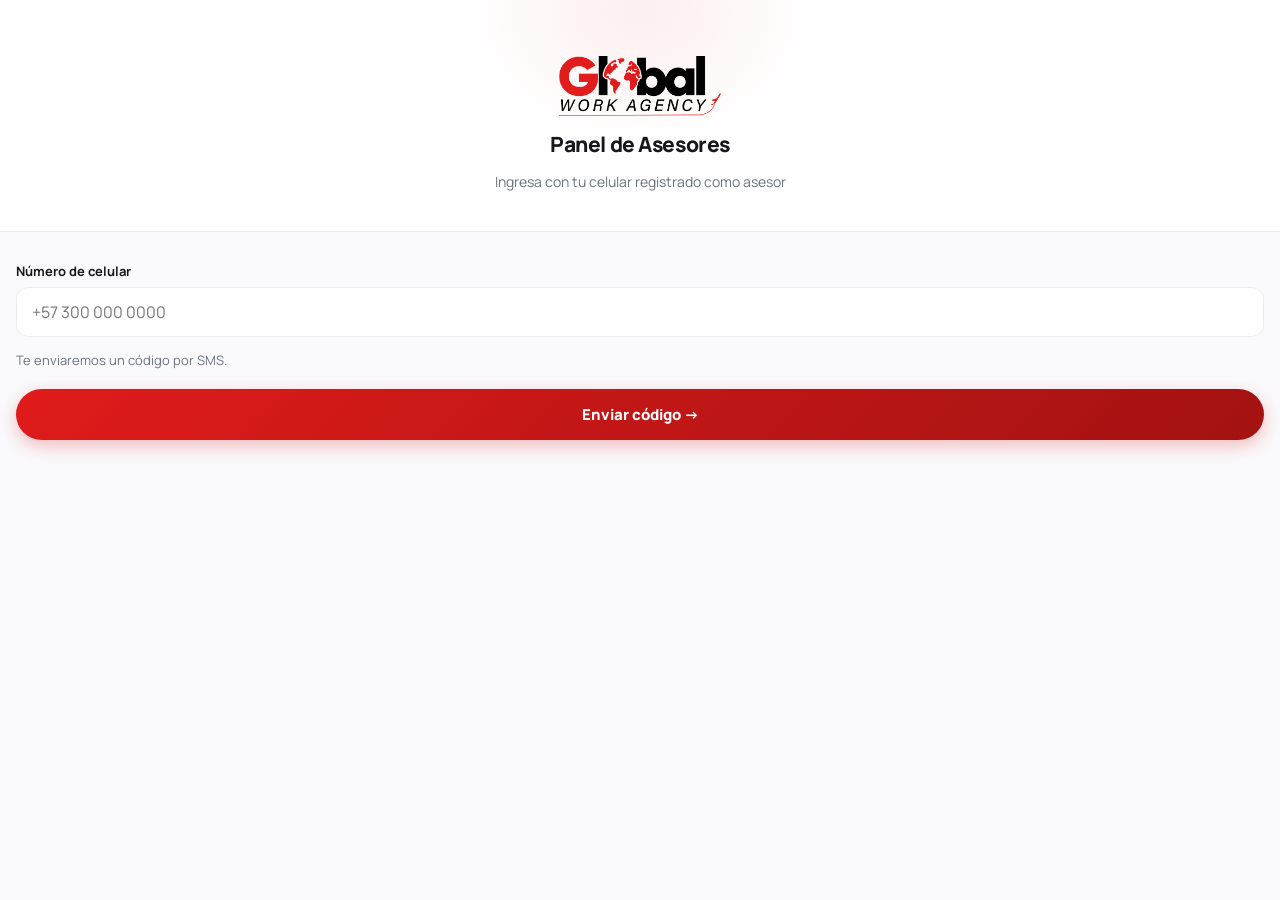
<file: asesores.html>
<!DOCTYPE html>
<html lang="es">
<head>
  <meta charset="UTF-8">
  <meta name="viewport" content="width=device-width, initial-scale=1.0, maximum-scale=1.0, user-scalable=no">
  <meta name="theme-color" content="#ffffff">
  <link rel="apple-touch-icon" href="icons/icon-192.png">
  <link rel="preload" as="image" href="logo-color.png">
  <link rel="preconnect" href="https://fonts.googleapis.com">
  <link rel="preconnect" href="https://fonts.gstatic.com" crossorigin>
  <link href="https://fonts.googleapis.com/css2?family=Manrope:wght@400;600;700;800&display=swap"
        rel="stylesheet" media="print" onload="this.media='all'">
  <noscript><link href="https://fonts.googleapis.com/css2?family=Manrope:wght@400;600;700;800&display=swap" rel="stylesheet"></noscript>
  <title>GWA · Panel de Asesores</title>
  <style>
    *, *::before, *::after { box-sizing: border-box; margin: 0; padding: 0; }
    :root {
      --brand: #E01B1B; --brand-dark: #A31212; --brand-soft: #FDE9E9;
      --brand-grad: linear-gradient(135deg, #E01B1B 0%, #A31212 100%);
      --black: #17181C; --green: #16a34a; --green-bg: #dcfce7;
      --amber: #d97706; --border: #ECEDF1; --gray: #F4F5F7;
      --muted: #6b7280; --text: #17181C; --r: 18px;
      --ease: cubic-bezier(.22,1,.36,1);
      --safe-top: env(safe-area-inset-top, 0px); --safe-bot: env(safe-area-inset-bottom, 0px);
    }
    html, body { height: 100%; font-family: "Manrope", -apple-system, "Segoe UI", sans-serif;
      background: #FAFAFC; color: var(--text); overflow-x: hidden; }
    .screen { display: none; min-height: 100dvh; flex-direction: column; background: #FAFAFC; }
    .screen.active { display: flex; animation: screenIn .3s var(--ease); }
    @keyframes screenIn { from { opacity: 0; transform: translateX(16px); } }

    .app-header { background: #fff; padding: calc(var(--safe-top) + 16px) 20px 16px;
      display: flex; align-items: center; gap: 14px; flex-shrink: 0; border-bottom: 1px solid var(--border); }
    .header-info h1 { font-size: 17px; font-weight: 800; letter-spacing: -.01em; }
    .header-info p { font-size: 12px; color: var(--muted); margin-top: 2px; }
    .header-logo { height: 22px; width: auto; margin-left: auto; }
    .back-btn { width: 38px; height: 38px; background: var(--gray); border: none; border-radius: 50%;
      color: var(--text); font-size: 20px; cursor: pointer; display: flex; align-items: center;
      justify-content: center; flex-shrink: 0; }
    .badge-admin { background: var(--brand-soft); color: var(--brand); font-size: 10px; font-weight: 800;
      padding: 3px 8px; border-radius: 99px; text-transform: uppercase; letter-spacing: .5px; margin-left: 8px; }

    .scroll { flex: 1; overflow-y: auto; -webkit-overflow-scrolling: touch;
      padding: 16px 16px calc(var(--safe-bot) + 90px); }
    .hero { background: #fff; padding: calc(var(--safe-top) + 56px) 24px 40px;
      display: flex; flex-direction: column; align-items: center; gap: 14px;
      border-bottom: 1px solid var(--border); position: relative; overflow: hidden; }
    .hero::before { content: ""; position: absolute; top: -130px; left: 50%; transform: translateX(-50%);
      width: 360px; height: 280px; background: radial-gradient(closest-side, rgba(224,27,27,.07), transparent); }
    .hero img { height: 60px; position: relative; }
    .hero h2 { font-size: 21px; font-weight: 800; letter-spacing: -.02em; }
    .hero p { color: var(--muted); font-size: 14px; text-align: center; }

    .card { background: #fff; border-radius: var(--r); border: 1px solid var(--border);
      padding: 18px; margin-bottom: 12px; box-shadow: 0 1px 2px rgba(16,24,40,.04); }
    .card-title { font-size: 11px; font-weight: 800; color: var(--muted); text-transform: uppercase;
      letter-spacing: .6px; margin-bottom: 12px; }

    .campo { margin-bottom: 14px; }
    .campo label { display: block; font-size: 13px; font-weight: 700; margin-bottom: 7px; }
    .campo input, .campo select { width: 100%; padding: 13px 15px; border: 1.5px solid var(--border);
      border-radius: 12px; font-size: 16px; font-family: inherit; color: var(--text); background: #fff;
      outline: none; -webkit-appearance: none; transition: border-color .2s, box-shadow .2s; }
    .campo input:focus, .campo select:focus { border-color: var(--brand); box-shadow: 0 0 0 3px rgba(224,27,27,.09); }
    .campo select { background-image: url("data:image/svg+xml,%3Csvg xmlns='http://www.w3.org/2000/svg' width='12' height='8'%3E%3Cpath d='M1 1l5 5 5-5' stroke='%23888' stroke-width='1.5' fill='none' stroke-linecap='round'/%3E%3C/svg%3E");
      background-repeat: no-repeat; background-position: right 14px center; padding-right: 38px; }

    .btn { width: 100%; padding: 15px; border-radius: 50px; border: none; font-size: 15px; font-weight: 800;
      cursor: pointer; font-family: inherit; transition: opacity .2s, transform .1s, filter .2s; }
    .btn:active { transform: scale(.97); }
    .btn-primary { background: var(--brand-grad); color: #fff; box-shadow: 0 6px 18px rgba(224,27,27,.28); }
    .btn-secondary { background: var(--gray); color: var(--text); }
    .btn:disabled { opacity: .4; pointer-events: none; }

    .otp-grid { display: flex; gap: 10px; justify-content: center; margin: 24px 0; }
    .otp-digit { width: 48px; height: 58px; border: 2px solid var(--border); border-radius: 12px;
      font-size: 24px; font-weight: 800; text-align: center; font-family: inherit; background: #fff;
      outline: none; transition: border-color .2s, box-shadow .2s; }
    .otp-digit:focus { border-color: var(--brand); box-shadow: 0 0 0 3px rgba(224,27,27,.09); }

    /* Resumen admin */
    .resumen { display: flex; gap: 10px; margin-bottom: 12px; }
    .resumen-item { flex: 1; background: #fff; border: 1px solid var(--border); border-radius: 14px; padding: 12px 10px; text-align: center; }
    .resumen-item .v { font-size: 15px; font-weight: 800; letter-spacing: -.02em; }
    .resumen-item .l { font-size: 10px; color: var(--muted); margin-top: 2px; font-weight: 600; text-transform: uppercase; letter-spacing: .4px; }

    .search { width: 100%; padding: 12px 16px; border: 1.5px solid var(--border); border-radius: 50px;
      font-size: 15px; font-family: inherit; outline: none; margin-bottom: 14px; background: #fff; }
    .search:focus { border-color: var(--brand); }

    /* Card perfilado */
    .p-card { background: #fff; border: 1px solid var(--border); border-radius: 14px; padding: 14px;
      margin-bottom: 10px; cursor: pointer; transition: border-color .2s, transform .1s;
      animation: cardIn .4s var(--ease) both; }
    .p-card:active { transform: scale(.99); }
    .p-card:hover { border-color: #d3d5db; }
    @keyframes cardIn { from { opacity: 0; transform: translateY(10px); } }
    .p-top { display: flex; align-items: center; gap: 10px; margin-bottom: 10px; }
    .p-avatar { width: 38px; height: 38px; border-radius: 50%; background: var(--brand-grad); color: #fff;
      font-weight: 800; font-size: 15px; display: flex; align-items: center; justify-content: center; flex-shrink: 0; }
    .p-nombre { font-size: 15px; font-weight: 800; letter-spacing: -.01em; }
    .p-sub { font-size: 12px; color: var(--muted); }
    .p-chip { margin-left: auto; font-size: 11px; font-weight: 800; padding: 4px 10px; border-radius: 99px; white-space: nowrap; }
    .chip-0 { background: var(--brand-soft); color: var(--brand); }
    .chip-1 { background: #FEF3C7; color: var(--amber); }
    .chip-2 { background: #DBEAFE; color: #2563EB; }
    .chip-3 { background: var(--green-bg); color: var(--green); }
    .chip--1 { background: var(--gray); color: var(--muted); }
    .p-pay { display: flex; align-items: center; gap: 10px; }
    .p-bar { flex: 1; height: 7px; background: var(--gray); border-radius: 99px; overflow: hidden; }
    .p-bar > div { height: 100%; background: var(--green); border-radius: 99px; }
    .p-pay-txt { font-size: 11px; color: var(--muted); font-weight: 700; white-space: nowrap; }

    .doc-item { display: flex; align-items: center; gap: 10px; padding: 11px 12px; border-radius: 10px;
      border: 1px solid var(--border); margin-bottom: 8px; font-size: 13px; }
    .doc-item.ok { border-color: var(--green); background: #f0fdf4; }
    .doc-item .st { margin-left: auto; font-size: 12px; font-weight: 700; }
    .doc-item .st.ok { color: var(--green); } .doc-item .st.no { color: var(--amber); }
    .doc-item a { margin-left: auto; color: var(--brand); font-weight: 800; font-size: 12px; text-decoration: none; }

    .bottom-bar { position: fixed; bottom: 0; left: 0; right: 0; background: #fff;
      border-top: 1px solid var(--border); padding: 12px 16px calc(var(--safe-bot) + 12px); z-index: 200; }
    #toast { position: fixed; bottom: 90px; left: 50%; transform: translateX(-50%) translateY(16px);
      background: var(--black); color: #fff; padding: 11px 22px; border-radius: 50px; font-size: 14px;
      font-weight: 700; opacity: 0; pointer-events: none; transition: all .3s; z-index: 9999; }
    #toast.show { opacity: 1; transform: translateX(-50%) translateY(0); }
    #loader { display: none; position: fixed; inset: 0; background: rgba(255,255,255,.95); z-index: 9998;
      flex-direction: column; align-items: center; justify-content: center; gap: 14px; }
    #loader.show { display: flex; }
    .spinner { width: 46px; height: 46px; border: 4px solid var(--border); border-top-color: var(--brand);
      border-radius: 50%; animation: spin .8s linear infinite; }
    @keyframes spin { to { transform: rotate(360deg); } }
    #loader p { font-size: 15px; font-weight: 700; }
    .empty { text-align: center; color: var(--muted); font-size: 14px; padding: 40px 20px; }
    @media (prefers-reduced-motion: reduce) { *, *::before, *::after { animation-duration: .001s !important; transition-duration: .001s !important; } }
  </style>
</head>
<body>

<!-- LOGIN -->
<div class="screen active" id="scLogin">
  <div class="hero">
    <img src="logo-color.png" alt="Global Work Agency" width="162" height="60">
    <h2>Panel de Asesores</h2>
    <p>Ingresa con tu celular registrado como asesor</p>
  </div>
  <div class="scroll" style="padding-top:30px;">
    <div class="campo">
      <label for="tel">Número de celular</label>
      <input type="tel" id="tel" placeholder="+57 300 000 0000" inputmode="tel" autocomplete="tel">
    </div>
    <p style="font-size:13px;color:var(--muted);margin-bottom:18px;line-height:1.5;">Te enviaremos un código por SMS.</p>
    <button class="btn btn-primary" onclick="login()">Enviar código →</button>
  </div>
</div>

<!-- OTP -->
<div class="screen" id="scOtp">
  <div class="hero">
    <img src="logo-color.png" alt="Global Work Agency" width="162" height="60">
    <h2>Código de acceso</h2>
    <p id="otpSub">Ingresa el código que enviamos</p>
  </div>
  <div class="scroll" style="padding-top:30px;text-align:center;">
    <div class="otp-grid" id="otpGrid">
      <input class="otp-digit" maxlength="1" inputmode="numeric" aria-label="1">
      <input class="otp-digit" maxlength="1" inputmode="numeric" aria-label="2">
      <input class="otp-digit" maxlength="1" inputmode="numeric" aria-label="3">
      <input class="otp-digit" maxlength="1" inputmode="numeric" aria-label="4">
      <input class="otp-digit" maxlength="1" inputmode="numeric" aria-label="5">
      <input class="otp-digit" maxlength="1" inputmode="numeric" aria-label="6">
    </div>
    <button class="btn btn-primary" onclick="verificar()" style="margin-bottom:14px;">Entrar →</button>
    <button class="btn btn-secondary" onclick="login()">Reenviar código</button>
  </div>
</div>

<!-- LISTA -->
<div class="screen" id="scLista">
  <header class="app-header">
    <div class="header-info">
      <h1 id="asNombre">Asesor<span class="badge-admin" id="asBadge" style="display:none;">Admin</span></h1>
      <p id="asRol">Panel de asesores</p>
    </div>
    <img src="logo-color.png" alt="" class="header-logo">
    <button class="back-btn" onclick="salir()" title="Salir" aria-label="Salir">
      <svg viewBox="0 0 24 24" width="17" height="17" fill="none" stroke="currentColor" stroke-width="2" stroke-linecap="round" stroke-linejoin="round"><path d="M9 21H5a2 2 0 0 1-2-2V5a2 2 0 0 1 2-2h4"/><polyline points="16 17 21 12 16 7"/><line x1="21" y1="12" x2="9" y2="12"/></svg>
    </button>
  </header>
  <div class="scroll">
    <div class="resumen" id="resumen"></div>
    <input class="search" id="buscar" placeholder="Buscar por nombre o país..." oninput="filtrar()">
    <div id="lista"></div>
  </div>
</div>

<!-- DETALLE -->
<div class="screen" id="scDetalle">
  <header class="app-header">
    <button class="back-btn" onclick="irA('scLista')" aria-label="Volver">
      <svg viewBox="0 0 24 24" width="18" height="18" fill="none" stroke="currentColor" stroke-width="2.5" stroke-linecap="round" stroke-linejoin="round"><polyline points="15 18 9 12 15 6"/></svg>
    </button>
    <div class="header-info"><h1 id="dNombre">Perfilado</h1><p id="dSub">Detalle del cliente</p></div>
  </header>
  <div class="scroll">
    <!-- Pago -->
    <div class="card">
      <div class="card-title">Estado de pagos</div>
      <div style="display:flex;gap:0;margin-bottom:10px;">
        <div style="flex:1;text-align:center;"><div id="dPagado" style="font-size:16px;font-weight:800;">$0</div><div style="font-size:10px;color:var(--muted);">Pagado</div></div>
        <div style="flex:1;text-align:center;border-left:1px solid var(--border);"><div id="dRestante" style="font-size:16px;font-weight:800;">$0</div><div style="font-size:10px;color:var(--muted);">Restante</div></div>
        <div style="flex:1;text-align:center;border-left:1px solid var(--border);"><div id="dTotal" style="font-size:16px;font-weight:800;">$0</div><div style="font-size:10px;color:var(--muted);">Total</div></div>
      </div>
      <div class="p-bar"><div id="dBar" style="width:0%"></div></div>
    </div>
    <!-- Etapa -->
    <div class="card">
      <div class="card-title">Etapa del proceso</div>
      <div class="campo" style="margin:0;">
        <select id="dEtapa"></select>
      </div>
      <button class="btn btn-secondary" style="margin-top:12px;" onclick="guardarEtapa()">Actualizar etapa</button>
    </div>
    <!-- Info editable -->
    <div class="card">
      <div class="card-title">Información del cliente</div>
      <div id="dCampos"></div>
      <button class="btn btn-primary" style="margin-top:6px;" onclick="guardarInfo()">Guardar cambios</button>
    </div>
    <!-- Documentos -->
    <div class="card">
      <div class="card-title">Documentos</div>
      <div id="dDocs"></div>
    </div>
    <!-- Historial -->
    <div class="card" id="dHistCard" style="display:none;">
      <div class="card-title">Historial de pagos</div>
      <div id="dHist"></div>
    </div>
  </div>
</div>

<div id="toast" role="status"></div>
<div id="loader"><div class="spinner"></div><p id="loaderMsg">Cargando...</p></div>

<script>
const BASE = "https://app.rioagencymarketing.com/webhook";
const WH = {
  login: BASE + "/asesor-login", otp: BASE + "/asesor-verificar-otp",
  perfilados: BASE + "/asesor-perfilados", detalle: BASE + "/asesor-detalle",
  editar: BASE + "/asesor-editar", etapa: BASE + "/asesor-etapa"
};
const ETAPAS = [
  { id: "49c81ecd-195b-436f-8914-ccb5744baa2b", label: "Perfilado" },
  { id: "553471ca-d2f3-4551-965d-2149d924e48e", label: "Documentos" },
  { id: "26840b35-5d91-41a4-9ce5-c3c18e676355", label: "Proceso" },
  { id: "f37a3e1a-4a80-4b61-b8ee-08f17355421e", label: "Finalizado" }
];
const CAMPOS = [
  { key: "Nombre Completo", label: "Nombre completo" },
  { key: "Telefono", label: "Teléfono" },
  { key: "Correo", label: "Correo" },
  { key: "Pais Destino", label: "País destino" },
  { key: " Ciudad Residencia", label: "Ciudad de residencia" },
  { key: "Número de pasaporte", label: "Número de pasaporte" }
];
const DOCS = [
  { key: "acuerdo", label: "Acuerdo de voluntades" },
  { key: "cv", label: "Hoja de vida" },
  { key: "documento", label: "Documento de identidad" },
  { key: "pasaporte", label: "Pasaporte" }
];

let sesion = null;
try { sesion = JSON.parse(sessionStorage.getItem("gwa_asesor")); } catch(e){}
let PERFILADOS = [];
let detalleActual = null;

function irA(id){ document.querySelectorAll(".screen").forEach(s=>s.classList.remove("active")); document.getElementById(id).classList.add("active"); window.scrollTo(0,0); }
function fmt(n){ if(!n) return "$0"; return "$"+Math.round(Number(n)).toLocaleString("es-CO"); }
function toast(m,ms=3000){ const e=document.getElementById("toast"); e.textContent=m; e.classList.add("show"); setTimeout(()=>e.classList.remove("show"),ms); }
function showLoader(m){ document.getElementById("loaderMsg").textContent=m||"Cargando..."; document.getElementById("loader").classList.add("show"); }
function hideLoader(){ document.getElementById("loader").classList.remove("show"); }
async function post(url,data){ const r=await fetch(url,{method:"POST",headers:{"Content-Type":"application/json"},body:JSON.stringify(data)}); return r.json(); }
function esc(s){ return String(s==null?"":s).replace(/[&<>"']/g,c=>({"&":"&amp;","<":"&lt;",">":"&gt;",'"':"&quot;","'":"&#39;"}[c])); }

/* LOGIN */
async function login(){
  const tel = document.getElementById("tel").value.trim();
  if(!tel || tel.length < 7){ toast("Ingresa un número válido"); return; }
  document.querySelectorAll(".otp-digit").forEach(i=>i.value="");
  showLoader("Enviando código...");
  try {
    const r = await post(WH.login, { telefono: tel });
    hideLoader();
    if(r.ok){ document.getElementById("otpSub").textContent = "Código enviado a "+tel; irA("scOtp"); setTimeout(()=>document.querySelector(".otp-digit").focus(),300); }
    else { toast(r.error || "No pudimos enviar el código"); }
  } catch(e){ hideLoader(); toast("Error de conexión"); }
}
document.querySelectorAll(".otp-digit").forEach((inp,i,arr)=>{
  inp.addEventListener("input",()=>{ inp.value=inp.value.replace(/\D/g,"").slice(0,1); if(inp.value && i<arr.length-1) arr[i+1].focus(); });
  inp.addEventListener("keydown",e=>{ if(e.key==="Backspace"&&!inp.value&&i>0) arr[i-1].focus(); });
  inp.addEventListener("paste",e=>{ e.preventDefault(); const t=(e.clipboardData||window.clipboardData).getData("text").replace(/\D/g,""); arr.forEach((a,j)=>a.value=t[j]||""); arr[Math.min(t.length,arr.length-1)].focus(); });
});
async function verificar(){
  const otp = [...document.querySelectorAll(".otp-digit")].map(i=>i.value).join("");
  if(otp.length<6){ toast("Ingresa el código completo"); return; }
  const tel = document.getElementById("tel").value.trim();
  showLoader("Verificando...");
  try {
    const r = await post(WH.otp, { telefono: tel, otp });
    hideLoader();
    if(r.ok){ sesion={ asesorId:r.asesorId, nombre:r.nombre, isAdmin:!!r.isAdmin, telefono:tel }; sessionStorage.setItem("gwa_asesor",JSON.stringify(sesion)); cargarLista(); }
    else { toast(r.error || "Código incorrecto"); }
  } catch(e){ hideLoader(); toast("Error de conexión"); }
}
function salir(){ sesion=null; sessionStorage.removeItem("gwa_asesor"); document.getElementById("tel").value=""; irA("scLogin"); }

/* LISTA */
async function cargarLista(){
  if(!sesion){ irA("scLogin"); return; }
  document.getElementById("asNombre").childNodes[0].nodeValue = sesion.nombre || "Asesor";
  document.getElementById("asBadge").style.display = sesion.isAdmin ? "inline-block" : "none";
  document.getElementById("asRol").textContent = sesion.isAdmin ? "Vista de administrador · todos los perfilados" : "Tus perfilados";
  irA("scLista");
  document.getElementById("lista").innerHTML = '<div class="empty">Cargando perfilados...</div>';
  try {
    const r = await post(WH.perfilados, { asesorId: sesion.asesorId, isAdmin: sesion.isAdmin });
    if(!r.ok){ toast("Error cargando perfilados"); return; }
    PERFILADOS = r.perfilados || [];
    renderResumen(r.resumen || {});
    renderLista(PERFILADOS);
  } catch(e){ toast("Error de conexión"); document.getElementById("lista").innerHTML='<div class="empty">Error de conexión</div>'; }
}
function renderResumen(res){
  const wrap = document.getElementById("resumen");
  wrap.innerHTML =
    `<div class="resumen-item"><div class="v">${res.perfilados||0}</div><div class="l">Perfilados</div></div>
     <div class="resumen-item"><div class="v">${fmt(res.totalPagado)}</div><div class="l">Pagado</div></div>
     <div class="resumen-item"><div class="v">${fmt(res.totalRestante)}</div><div class="l">Restante</div></div>`;
}
function renderLista(items){
  const wrap = document.getElementById("lista");
  if(!items.length){ wrap.innerHTML='<div class="empty">No hay perfilados para mostrar.</div>'; return; }
  wrap.innerHTML = "";
  items.forEach((p,idx)=>{
    const div = document.createElement("div");
    div.className = "p-card"; div.style.animationDelay = Math.min(idx*30,300)+"ms";
    div.onclick = ()=>abrirDetalle(p.contactId, p.opportunityId);
    const ini = (p.nombre||"?")[0].toUpperCase();
    const sub = [p.pais, sesion.isAdmin ? ("· "+p.asesorNombre) : ""].filter(Boolean).join(" ");
    div.innerHTML =
      `<div class="p-top">
        <div class="p-avatar">${esc(ini)}</div>
        <div style="min-width:0;"><div class="p-nombre">${esc(p.nombre)}</div><div class="p-sub">${esc(sub)}</div></div>
        <span class="p-chip chip-${p.etapaIndex}">${esc(p.etapaLabel)}</span>
      </div>
      <div class="p-pay">
        <div class="p-bar"><div style="width:${p.porcentaje||0}%"></div></div>
        <span class="p-pay-txt">${fmt(p.pagado)} / ${fmt(p.total)}</span>
      </div>`;
    wrap.appendChild(div);
  });
}
function filtrar(){
  const q = document.getElementById("buscar").value.toLowerCase().trim();
  if(!q){ renderLista(PERFILADOS); return; }
  renderLista(PERFILADOS.filter(p => (p.nombre||"").toLowerCase().includes(q) || (p.pais||"").toLowerCase().includes(q) || (p.asesorNombre||"").toLowerCase().includes(q)));
}

/* DETALLE */
async function abrirDetalle(contactId, opportunityId){
  showLoader("Cargando cliente...");
  try {
    const d = await post(WH.detalle, { contactId });
    hideLoader();
    if(!d.ok){ toast("No se pudo cargar"); return; }
    if(!d.opportunityId) d.opportunityId = opportunityId;
    detalleActual = d;
    renderDetalle(d);
    irA("scDetalle");
  } catch(e){ hideLoader(); toast("Error de conexión"); }
}
function renderDetalle(d){
  const nom = (d.editable && d.editable["Nombre Completo"]) || "Perfilado";
  document.getElementById("dNombre").textContent = nom;
  document.getElementById("dSub").textContent = "Contact ID: " + (d.contactId||"");
  // pago
  const pg = d.pago || {};
  document.getElementById("dPagado").textContent = fmt(pg.pagado);
  document.getElementById("dRestante").textContent = fmt(pg.restante);
  document.getElementById("dTotal").textContent = fmt(pg.total);
  document.getElementById("dBar").style.width = (pg.porcentaje||0)+"%";
  // etapa
  const sel = document.getElementById("dEtapa");
  sel.innerHTML = "";
  ETAPAS.forEach((e,i)=>{ const o=document.createElement("option"); o.value=e.id; o.textContent=e.label; if(i===d.etapaIndex) o.selected=true; sel.appendChild(o); });
  // campos editables
  const cw = document.getElementById("dCampos");
  cw.innerHTML = "";
  CAMPOS.forEach(c=>{
    const val = (d.editable && d.editable[c.key]) || "";
    const div = document.createElement("div");
    div.className = "campo";
    div.innerHTML = `<label>${esc(c.label)}</label><input type="text" data-key="${esc(c.key)}" value="${esc(val)}">`;
    cw.appendChild(div);
  });
  // documentos
  const dw = document.getElementById("dDocs");
  dw.innerHTML = "";
  DOCS.forEach(doc=>{
    const link = d.documentos ? d.documentos[doc.key] : null;
    const div = document.createElement("div");
    div.className = "doc-item" + (link ? " ok" : "");
    div.innerHTML = `<span>${esc(doc.label)}</span>` + (link
      ? `<a href="${esc(link)}" target="_blank" rel="noopener">Ver</a>`
      : `<span class="st no">Pendiente</span>`);
    dw.appendChild(div);
  });
  // historial
  const hist = d.historialPagos || [];
  const hc = document.getElementById("dHistCard");
  const hw = document.getElementById("dHist");
  if(hist.length){ hc.style.display=""; hw.innerHTML="";
    hist.forEach(p=>{ const div=document.createElement("div"); div.className="doc-item";
      div.innerHTML = `<span>${esc(p.concepto)}<br><small style="color:var(--muted);">${esc(p.fecha)}</small></span><a href="${esc(p.comprobante)}" target="_blank" rel="noopener">Ver</a>`;
      hw.appendChild(div); });
  } else { hc.style.display="none"; }
}
async function guardarInfo(){
  if(!detalleActual){ return; }
  const campos = {};
  document.querySelectorAll("#dCampos input[data-key]").forEach(i=>{ campos[i.getAttribute("data-key")] = i.value; });
  showLoader("Guardando...");
  try {
    const r = await post(WH.editar, { contactId: detalleActual.contactId, campos });
    hideLoader();
    if(r.ok){ toast("Cambios guardados"); } else { toast("No se pudo guardar"); }
  } catch(e){ hideLoader(); toast("Error de conexión"); }
}
async function guardarEtapa(){
  if(!detalleActual || !detalleActual.opportunityId){ toast("Sin oportunidad asociada"); return; }
  const stageId = document.getElementById("dEtapa").value;
  showLoader("Actualizando etapa...");
  try {
    const r = await post(WH.etapa, { opportunityId: detalleActual.opportunityId, stageId });
    hideLoader();
    if(r.ok){ toast("Etapa actualizada"); cargarLista(); } else { toast("No se pudo actualizar"); }
  } catch(e){ hideLoader(); toast("Error de conexión"); }
}

/* INIT */
if(sesion && sesion.asesorId){ cargarLista(); }
</script>
</body>
</html>
</file>
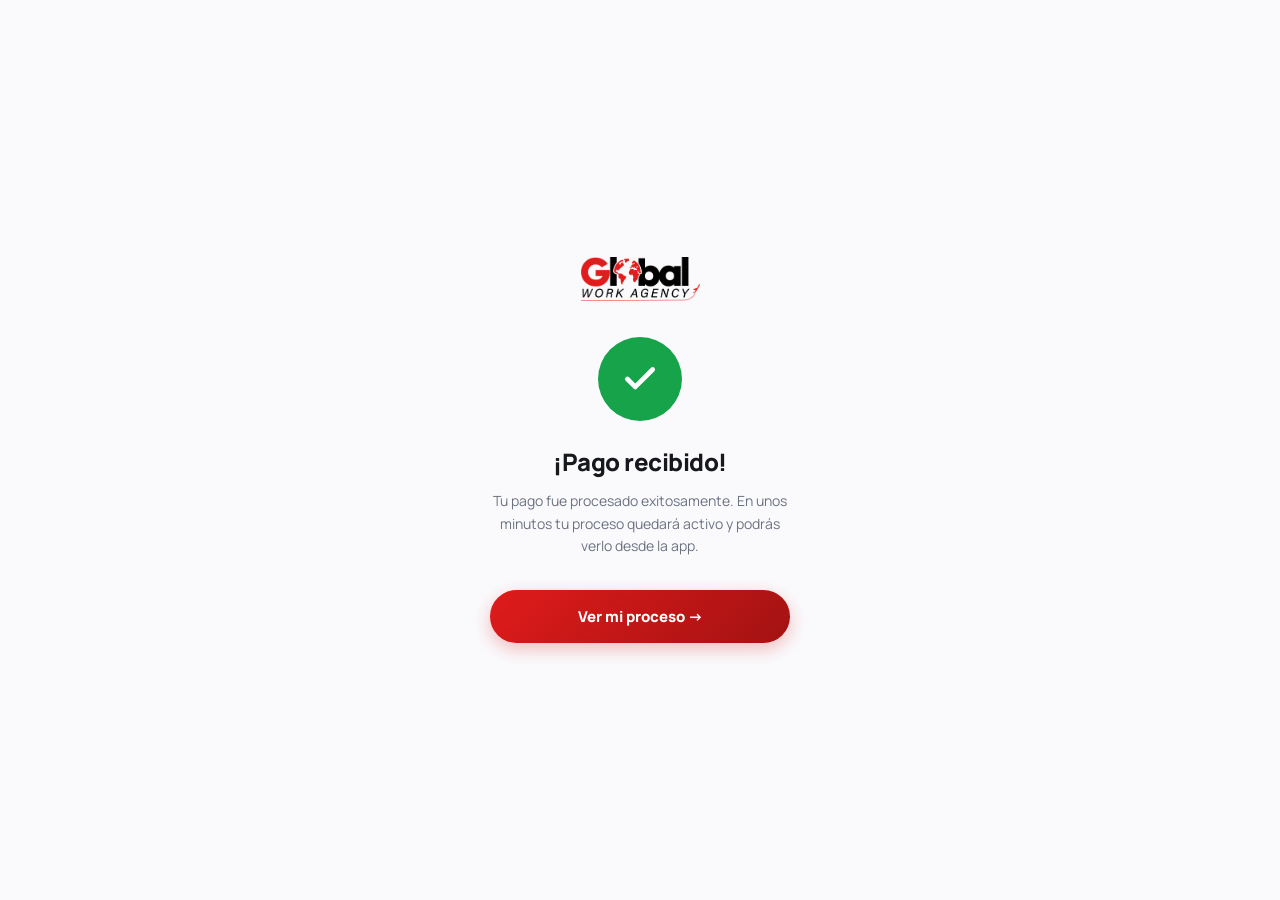
<file: pago-exitoso.html>
<!DOCTYPE html>
<html lang="es">
<head>
  <meta charset="UTF-8">
  <meta name="viewport" content="width=device-width, initial-scale=1.0, maximum-scale=1.0, user-scalable=no">
  <meta name="theme-color" content="#ffffff">
  <link rel="preconnect" href="https://fonts.googleapis.com">
  <link rel="preconnect" href="https://fonts.gstatic.com" crossorigin>
  <link href="https://fonts.googleapis.com/css2?family=Manrope:wght@400;700;800&display=swap"
        rel="stylesheet" media="print" onload="this.media='all'">
  <noscript><link href="https://fonts.googleapis.com/css2?family=Manrope:wght@400;700;800&display=swap" rel="stylesheet"></noscript>
  <title>Pago exitoso — GWA</title>
  <style>
    *, *::before, *::after { box-sizing: border-box; margin: 0; padding: 0; }
    body {
      font-family: "Manrope", -apple-system, "Segoe UI", sans-serif;
      background: #FAFAFC; min-height: 100dvh;
      display: flex; flex-direction: column; align-items: center; justify-content: center;
      padding: 40px 30px; text-align: center;
    }
    .logo { height: 44px; width: auto; object-fit: contain; margin-bottom: 36px; }
    .icon {
      width: 84px; height: 84px; background: #16a34a; border-radius: 50%;
      color: #fff;
      display: flex; align-items: center; justify-content: center;
      margin: 0 auto 24px;
      animation: popIn .45s cubic-bezier(.22,1,.36,1) forwards;
    }
    .icon svg { width: 38px; height: 38px; }
    @keyframes popIn { from{transform:scale(.4);opacity:0} to{transform:scale(1);opacity:1} }
    h1 { font-size: 24px; font-weight: 800; margin-bottom: 12px; color: #17181C; letter-spacing: -.02em; }
    p  { font-size: 14px; color: #6b7280; line-height: 1.6; max-width: 300px; margin: 0 auto 32px; }
    a  {
      display: block; width: 100%; max-width: 300px; padding: 16px;
      background: linear-gradient(135deg, #E01B1B 0%, #A31212 100%);
      color: #fff; border-radius: 50px;
      font-size: 15px; font-weight: 800; text-decoration: none;
      margin: 0 auto; box-shadow: 0 6px 18px rgba(224,27,27,.28);
    }
    @media (prefers-reduced-motion: reduce) {
      * { animation-duration: .001s !important; transition-duration: .001s !important; }
    }
  </style>
</head>
<body>
  <img class="logo" src="logo-color.png" alt="Global Work Agency">
  <div class="icon">
    <svg viewBox="0 0 24 24" fill="none" stroke="currentColor" stroke-width="3" stroke-linecap="round" stroke-linejoin="round" aria-hidden="true"><polyline points="20 6 9 17 4 12"/></svg>
  </div>
  <h1>¡Pago recibido!</h1>
  <p>Tu pago fue procesado exitosamente. En unos minutos tu proceso quedará activo y podrás verlo desde la app.</p>
  <a href="index.html">Ver mi proceso →</a>
</body>
</html>
</file>
